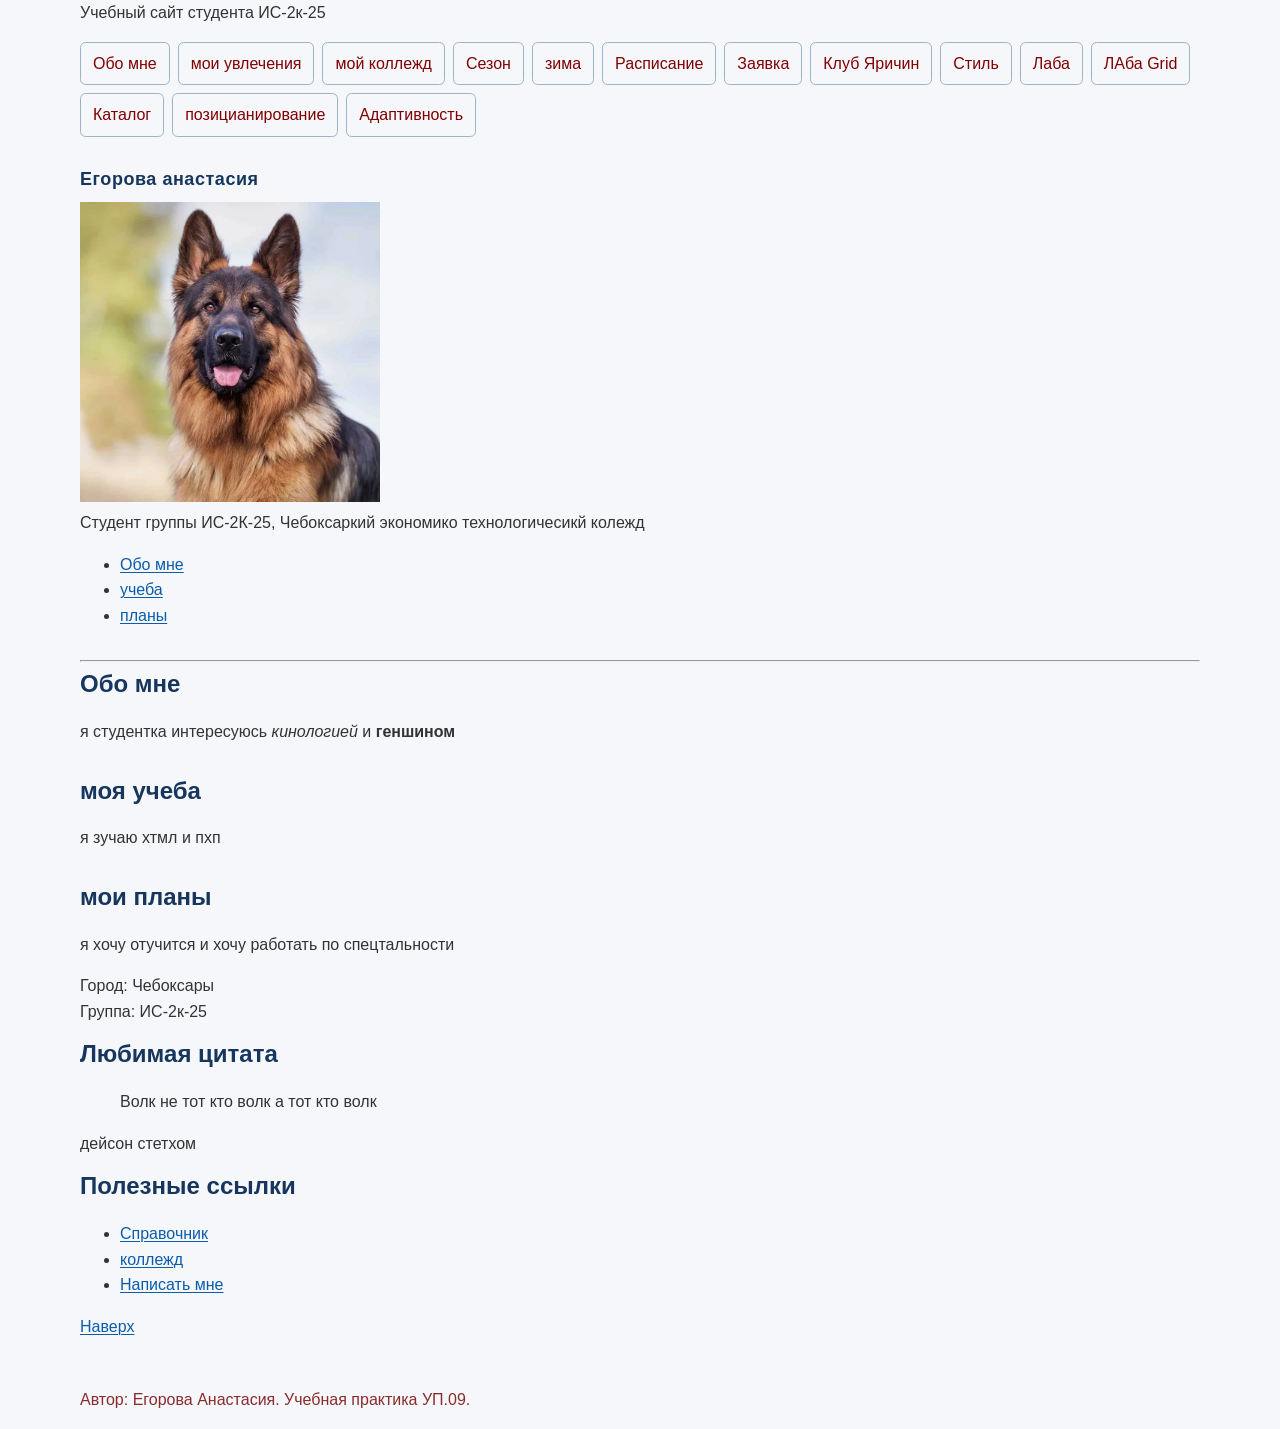
<file: about-me/index.html>
<!DOCTYPE html>
<html lang="ru">
  <head>
    <meta charset="UTF-8" />
    <meta name="viewport" content="width=device-width, initial-scale=1.0" />
    <title>Обо мне - Егорова анастасия</title>
  </head>
  <body>
    <header>
      <p>Учебный сайт студента ИС-2к-25</p>
      <nav aria-label="Главное меню" class="main-nav">
        <ul>
          <li><a href="index.html">Обо мне</a></li>
          <li><a href="hoddy.html">мои увлечения</a></li>
          <li><a href="colleg.html">мой коллежд</a></li>
          <li><a href="season.html">Сезон</a></li>
          <li><a href="samost.html">зима</a></li>
          <li><a href="schedule.html">Расписание</a></li>
          <li><a href="application.html">Заявка</a></li>
          <li><a href="club.html">Клуб Яричин</a></li>
          <li><a href="styles-chek.html">Стиль</a></li>
          <li><a href="flex-lab.html">Лаба</a></li>
          <li><a href="grid-lab.html">ЛАба Grid</a></li>
          <li><a href="catalog.html">Каталог</a></li>
          <li><a href="positiob-lab.html">позицианирование</a></li>
          <li><a href="responsive-lab.html">Адаптивность</a></li>
        </ul>
      </nav>
      <link rel="stylesheet" href="style.css">
    </header>

    <main>
      <h1 id="top" class="lead">Егорова анастасия</h1>
      <img
        src="photo/ава.webp"
        alt="Фотография: егорова анастасия"
        width="300"
      />
      <p>
        Студент группы ИС-2К-25, Чебоксаркий экономико технологичесикй колежд
      </p>
      <ul>
        <li><a href="#about">Обо мне</a></li>
        <li><a href="#study">учеба</a></li>
        <li><a href="#plans">планы</a></li>
      </ul>
      <section aria-labelledby="about">
        <hr />
        <h2 id="about">Обо мне</h2>
        <p>
          я студентка интересуюсь <em>кинологией</em> и
          <strong>геншином</strong>
        </p>
      </section>
      <section aria-labelledby="about">
        <h2 id="study">моя учеба</h2>
        <p>я зучаю хтмл и пхп</p>
      </section>

      <h2 id="plans">мои планы</h2>
      <p>я хочу отучится и хочу работать по спецтальности</p>
      <p>Город: Чебоксары<br />Группа: ИС-2к-25</p>
      <h2>Любимая цитата</h2>

      <blockquote>
        <p>Волк не тот кто волк а тот кто волк</p>
      </blockquote>
      <p>дейсон стетхом</p>
      <h2>Полезные ссылки</h2>
      <ul>
        <li>
          <a
            href="https://htmlacademy.ru/ai-frontender-first-agent?utm_source=yandex&utm_medium=cpa&utm_campaign=master_ai_front2_2611&utm_term=---autotargeting&etext=2202.9c-s4H9U09dSX18_PwckkychxpvbhJExfMt5j_cWwxRna2tmYWZkbHdnbmN0dGRh.9e3c19bdcd0c89bcad79593ec87a0ec801678f2a&yclid=399702671406399487"
            target="_blank"
            >Справочник</a
          >
        </li>
        <li>
          <a
            href="https://chetk.info/studentam/raspisaniya/?ysclid=mwvsa35b4y417512192"
            target="_blank"
            >коллежд</a
          >
        </li>
        <li><a href="temiko.udzumaki1010@gmail.com">Написать мне</a></li>
      </ul>
      <p><a href="#top">Наверх</a></p>
    </main>

    <footer class="page-footer">
      <p>Автор: Егорова Анастасия. Учебная практика УП.09.</p>
    </footer>
  </body>
</html>
</file>
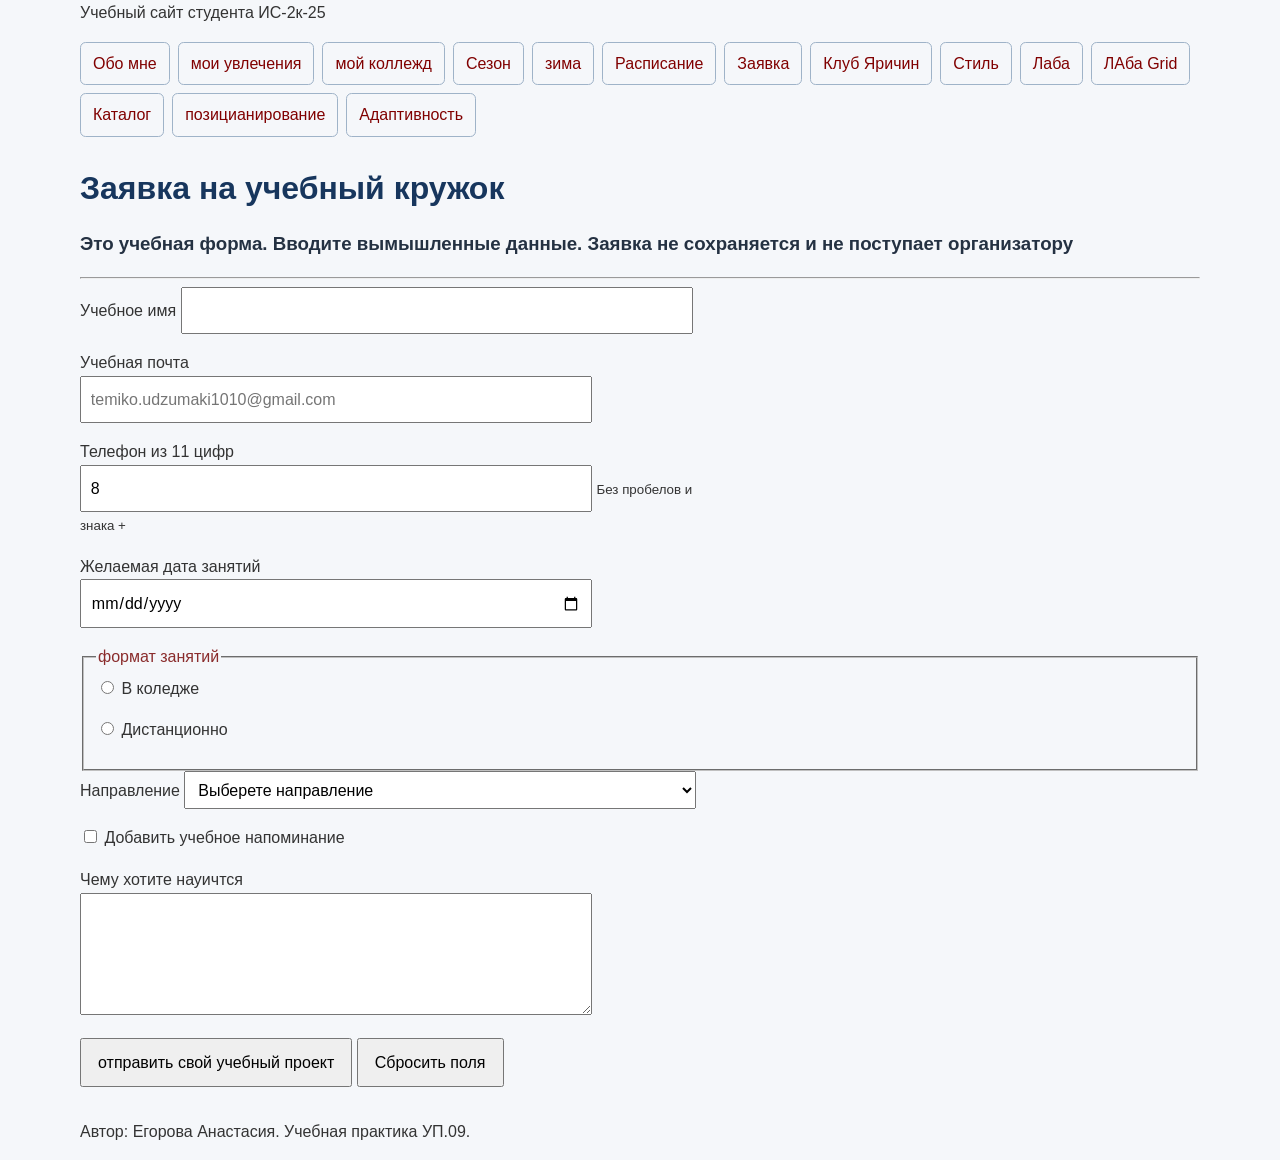
<file: about-me/application.html>
<!DOCTYPE html>
<html lang="ru">
  <head>
    <meta charset="UTF-8" />
    <meta name="viewport" content="width=device-width, initial-scale=1.0" />
    <title>Заявка на учебный кружок Егорова Анастасия</title>
  </head>
  <body>
    <header>
      <p>Учебный сайт студента ИС-2к-25</p>
      <nav aria-label="Главное меню" class="main-nav">
        <ul>
          <li><a href="index.html">Обо мне</a></li>
          <li><a href="hoddy.html">мои увлечения</a></li>
          <li><a href="colleg.html">мой коллежд</a></li>
          <li><a href="season.html">Сезон</a></li>
          <li><a href="samost.html">зима</a></li>
          <li><a href="schedule.html">Расписание</a></li>
          <li><a href="application.html">Заявка</a></li>
          <li><a href="club.html">Клуб Яричин</a></li>
          <li><a href="styles-chek.html">Стиль</a></li>
          <li><a href="flex-lab.html">Лаба</a></li>
          <li><a href="grid-lab.html">ЛАба Grid</a></li>
          <li><a href="catalog.html">Каталог</a></li>
          <li><a href="positiob-lab.html">позицианирование</a></li>
          <li><a href="responsive-lab.html">Адаптивность</a></li>
        </ul>
      </nav>
      <link rel="stylesheet" href="style.css">
    </header>

    <main>
      <h1>Заявка на учебный кружок</h1>
      <h3>
        Это учебная форма. Вводите вымышленные данные. Заявка не сохраняется и
        не поступает организатору
      </h3>
      <hr />
      <form action="application.html" method="get">
        <p>
          <label for="student">Учебное имя</label>
          <input
            id="student"
            name="student"
            type="text"
            minlength="2"
            required
          />
        </p>

        <p>
          <label for="email">Учебная почта</label>
          <input
            id="email"
            name="email"
            type="email"
            placeholder="temiko.udzumaki1010@gmail.com"
            required
          />
        </p>

        <p>
          <label for="phone">Телефон из 11 цифр</label>
          <input
            id="phone"
            name="phone"
            type="tel"
            pattern="[0-9]{11}"
            maxlength="11"
            value="8"
            required
            aria-describedby="phone-help"
          />
          <small id="phone-help">Без пробелов и знака +</small>
        </p>

        <p>
          <label for="date">Желаемая дата занятий</label>
          <input id="date" name="date" type="date" required />
        </p>

        <fieldset>
          <legend>формат занятий</legend>
          <p>
            <input
              id="offline"
              type="radio"
              name="format"
              value="offline"
              required
            />
            <label for="offline">В коледже</label>
          </p>

          <p>
            <input
              id="online"
              type="radio"
              name="format"
              value="online"
              required
            />
            <label for="online">Дистанционно</label>
          </p>
        </fieldset>
        <p>
          <label for="topic">Направление</label>
          <select id="topic" name="topic" required>
            <option value="">Выберете направление</option>
            <option value="HTML">HTML</option>
            <option value="Git">Git</option>
            <option value="PHP">PHP</option>
          </select>
        </p>

        <p>
          <input id="reminder" name="reminder" type="checkbox" value="yes" />
          <label for="reminder">Добавить учебное напоминание</label>
        </p>

        <p>
          <label for="comment">Чему хотите науичтся</label>
          <textarea
            id="comment"
            name="comment"
            rows="4"
            maxlength="300"
            required
          ></textarea>
        </p>
        <button type="submit">отправить свой учебный проект</button>
        <button type="reset">Сбросить поля</button>
      </form>
    </main>

    <footer>
      <p>Автор: Егорова Анастасия. Учебная практика УП.09.</p>
    </footer>
  </body>
</html>
</file>
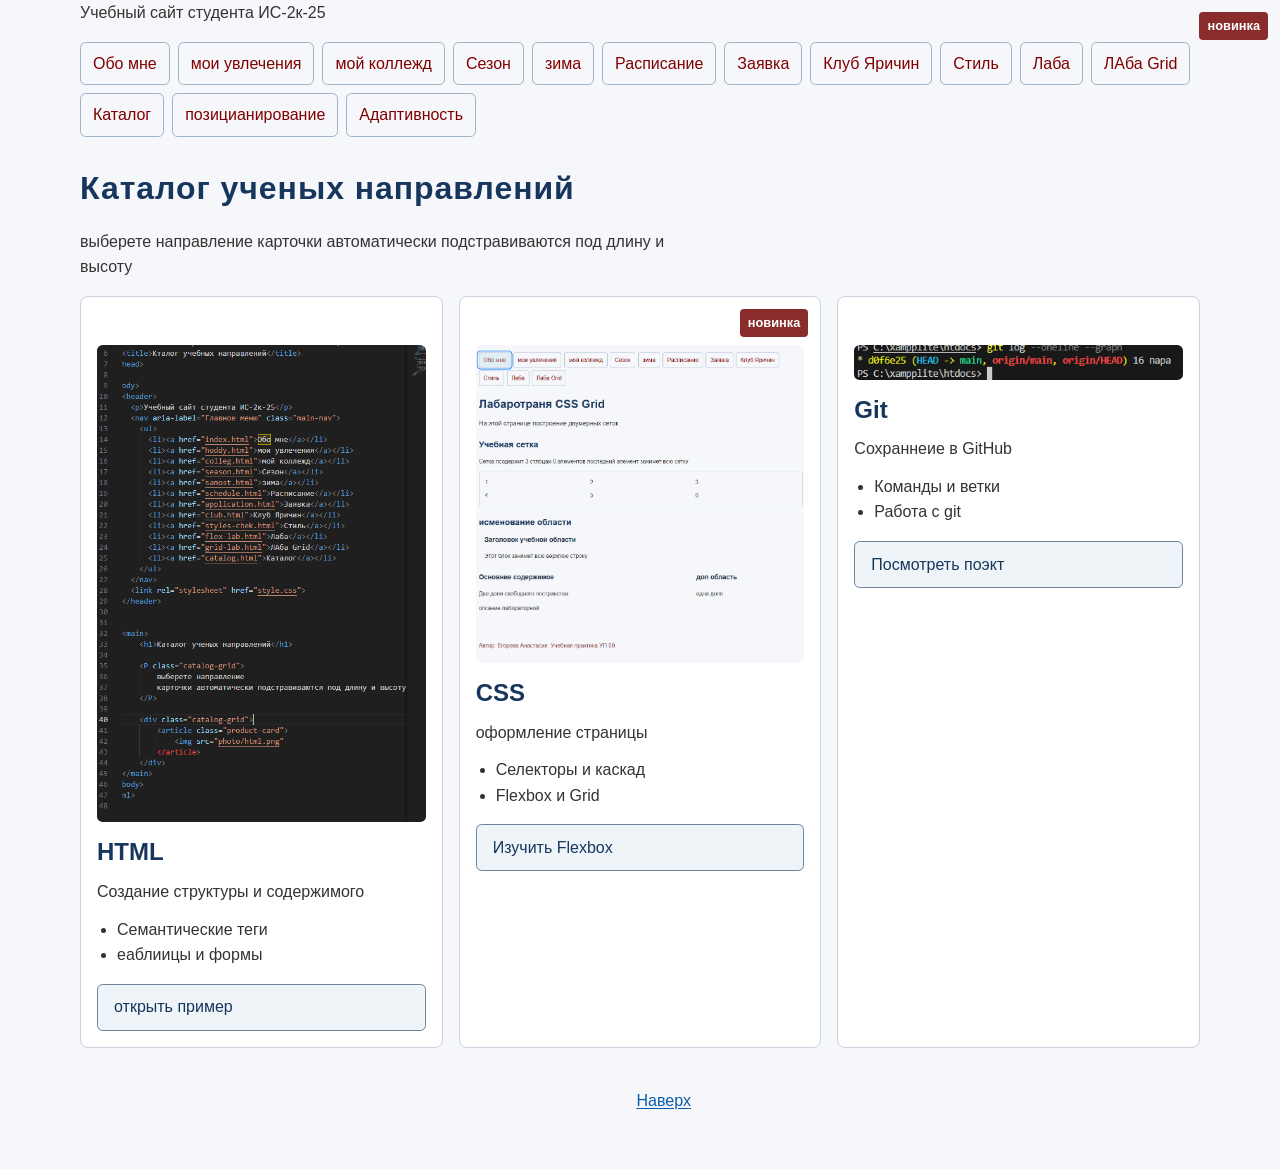
<file: about-me/catalog.html>
<!DOCTYPE html>
<html lang="ru">
  <head>
    <meta charset="UTF-8" />
    <meta name="viewport" content="width=device-width, initial-scale=1.0" />
    <title>Кталог учебных направлений</title>
  </head>

  <body>
    <header>
      <p>Учебный сайт студента ИС-2к-25</p>
      <nav aria-label="Главное меню" class="main-nav">
        <ul>
          <li><a href="index.html">Обо мне</a></li>
          <li><a href="hoddy.html">мои увлечения</a></li>
          <li><a href="colleg.html">мой коллежд</a></li>
          <li><a href="season.html">Сезон</a></li>
          <li><a href="samost.html">зима</a></li>
          <li><a href="schedule.html">Расписание</a></li>
          <li><a href="application.html">Заявка</a></li>
          <li><a href="club.html">Клуб Яричин</a></li>
          <li><a href="styles-chek.html">Стиль</a></li>
          <li><a href="flex-lab.html">Лаба</a></li>
          <li><a href="grid-lab.html">ЛАба Grid</a></li>
          <li><a href="catalog.html">Каталог</a></li>
          <li><a href="positiob-lab.html">позицианирование</a></li>
          <li><a href="responsive-lab.html">Адаптивность</a></li>

        </ul>
      </nav>
      <link rel="stylesheet" href="style.css">
    </header>


    <main>
        <h1 id="top">Каталог ученых направлений</h1>

        <P class="catalog-grid">
            выберете направление
            карточки автоматически подстравиваются под длину и высоту
        </P>

        <div class="catalog-grid">
            <span class="card-badge">новинка</span>
            <article class="product-card">
                <img src="photo/html.PNG" alt="HTML-когд на экрае редактора">
                <h2>HTML</h2>

                <p>
                    Создание структуры и содержимого
                </p>

                <ul>
                    <li>Семантические теги</li>
                    <li>еаблиицы и формы</li>
                </ul>

                <a class="button-link" href="index.html">
                    открыть пример
                </a>
            </article>

            <article class="product-card">
                <span class="card-badge">новинка</span>
                <img src="photo/css.PNG" alt="пимер CSS">

                <h2>CSS</h2>

                <p>
                    оформление страницы
                </p>

                <ul>
                    <li>Селекторы и каскад</li>
                    <li>Flexbox и Grid</li>
                </ul>

                <a class="button-link" href="flex-lab.html">Изучить Flexbox</a>
            </article>

            <article class="product-card">
                <img src="photo/git.PNG" alt="История Git">

                <h2>Git</h2>

                <p>
                    Сохраннеие в GitHub
                </p>

                <ul>
                    <li>Команды и ветки</li>
                    <li>Работа с git</li>
                </ul>

                <a class="button-link" href="index.html">Посмотреть поэкт</a>
            </article>

        </div>

        <p class="back-to-top"> 
            <a href="#top">Наверх</a> 
          </p> 

        
    </main>
  </body>   
</html>
</file>
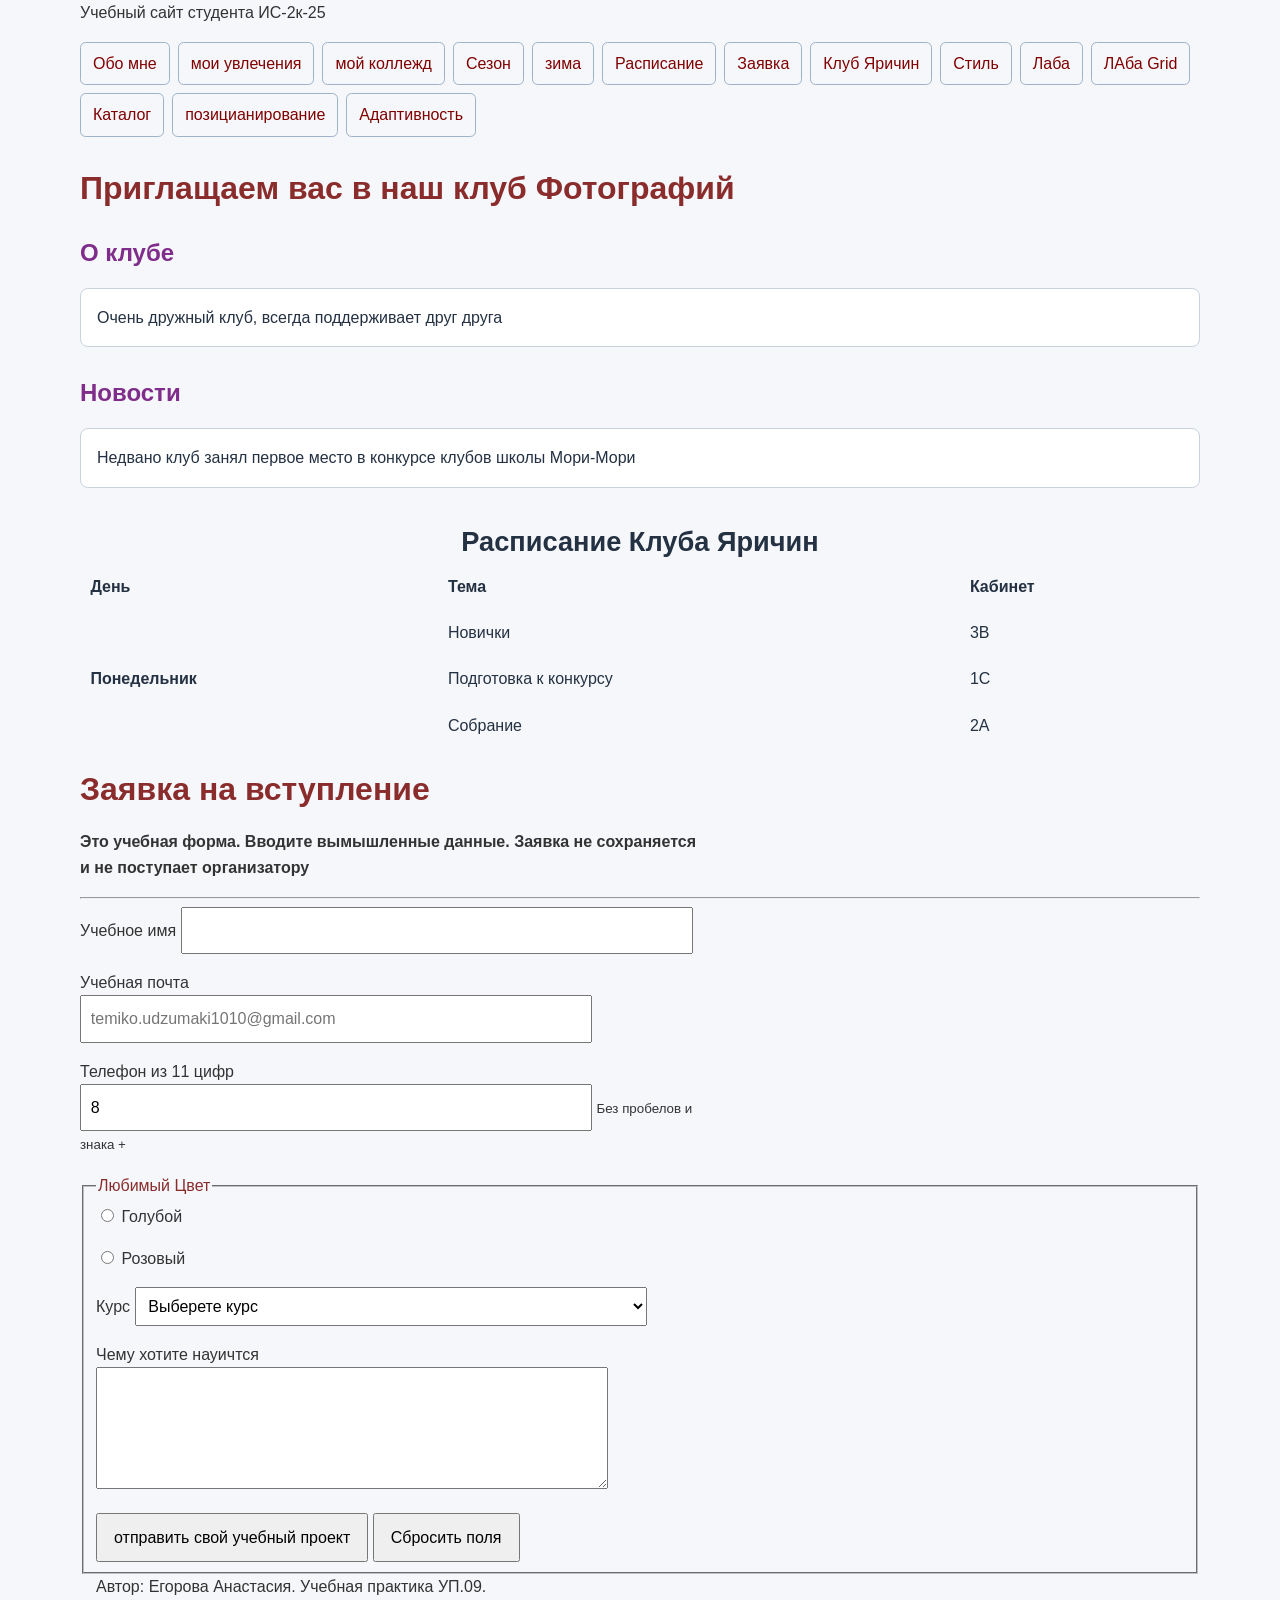
<file: about-me/club.html>
<!DOCTYPE html>
<html lang="ru">
  <head>
    <meta charset="UTF-8" />
    <meta name="viewport" content="width=device-width, initial-scale=1.0" />
    <title>Клуб Яричин</title>
  </head>
  <body>
    <header>
      <p>Учебный сайт студента ИС-2к-25</p>
      <nav aria-label="Главное меню" class="main-nav">
        <ul>
          <li><a href="index.html">Обо мне</a></li>
          <li><a href="hoddy.html">мои увлечения</a></li>
          <li><a href="colleg.html">мой коллежд</a></li>
          <li><a href="season.html">Сезон</a></li>
          <li><a href="samost.html">зима</a></li>
          <li><a href="schedule.html">Расписание</a></li>
          <li><a href="application.html">Заявка</a></li>
          <li><a href="club.html">Клуб Яричин</a></li>
          <li><a href="styles-chek.html">Стиль</a></li>
          <li><a href="flex-lab.html">Лаба</a></li>
          <li><a href="grid-lab.html">ЛАба Grid</a></li>
          <li><a href="catalog.html">Каталог</a></li>
          <li><a href="positiob-lab.html">позицианирование</a></li>
          <li><a href="responsive-lab.html">Адаптивность</a></li>

        </ul>
      </nav>
      <link rel="stylesheet" href="style.css">
    </header>

    <main>
      <h1 class="text1">Приглащаем вас в наш клуб Фотографий</h1>

      <section aria-labelledby="about">
        <h2 class="text2">О клубе</h2>
        <article class="card">Очень дружный клуб, всегда поддерживает друг друга</article>
      </section>

      <section aria-labelledby="about">
        <h2 class="text2">Новости</h2>
        <article class="card">Недвано клуб занял первое место в конкурсе клубов школы Мори-Мори</article>
      </section>

      <table>
        <caption>
          <strong>Расписание Клуба Яричин</strong>
        </caption>
        <thead>
          <tr>
            <th scope="col">День</th>
            <th scope="col">Тема</th>
            <th scope="col">Кабинет</th>
          </tr>
        </thead>

        <tbody>
          <tr>
            <th rowspan="3" scope="rowgroup">Понедельник</th>
            <td>Новички</td>
            <td>3В</td>
          </tr>
          <tr>
            <td>Подготовка к конкурсу</td>
            <td>1С</td>
          </tr>
          <tr>
            <td>Собрание</td>
            <td>2А</td>
          </tr>
        </tbody>
        <tr>
          <th colspan="3" scope="row"></th>
        </tr>
      </table>

      <h1 class="text1">Заявка на вступление</h1>

      <p>
        <strong>
          Это учебная форма. Вводите вымышленные данные. Заявка не сохраняется и
          не поступает организатору
        </strong>
      </p>
      <hr />
      <form action="club.html" method="get">
        <p>
          <label for="student">Учебное имя</label>
          <input
            id="student"
            name="student"
            type="text"
            minlength="2"
            maxlength="20"
            required
          />
        </p>

        <p>
          <label for="email">Учебная почта</label>
          <input
            id="email"
            name="email"
            type="email"
            placeholder="temiko.udzumaki1010@gmail.com"
            required
          />
        </p>

        <p>
          <label for="phone">Телефон из 11 цифр</label>
          <input
            id="phone"
            name="phone"
            type="tel"
            maxlength="11"
            value="8"
            pattern="[0-9]{11}"
            required
            aria-describedby="phone-help"
          />
          <small id="phone-help">Без пробелов и знака +</small>
        </p>

        <fieldset>
                <legend>Любимый Цвет</legend>
                <p>
                  <input
                    id="offline"
                    type="radio"
                    name="format"
                    value="offline"
                    required
                  />
                  <label for="offline">Голубой</label>
                </p>
      
                <p>
                  <input
                    id="online"
                    type="radio"
                    name="format"
                    value="online"
                    required
                  />
                  <label for="online">Розовый</label>
                </p>
          <p>
            <label for="topic">Курс</label>
            <select id="topic" name="topic" required>
              <option value="">Выберете курс</option>
              <option value="1 курс">1 курс</option>
              <option value="2 курс">2 курс</option>
              <option value="3 курс">3 курс</option>
            </select>
          </p>

          <p>
            <label for="comment">Чему хотите науичтся</label>
            <textarea
              id="comment"
              name="comment"
              rows="4"
              maxlength="300"
              required
            ></textarea>
          </p>
          <button type="submit">отправить свой учебный проект</button>
          <button type="reset">Сбросить поля</button>
        </fieldset>
      </form>

      <footer>
        <p>Автор: Егорова Анастасия. Учебная практика УП.09.</p>
      </footer>
    </main>
  </body>
</html>
</file>
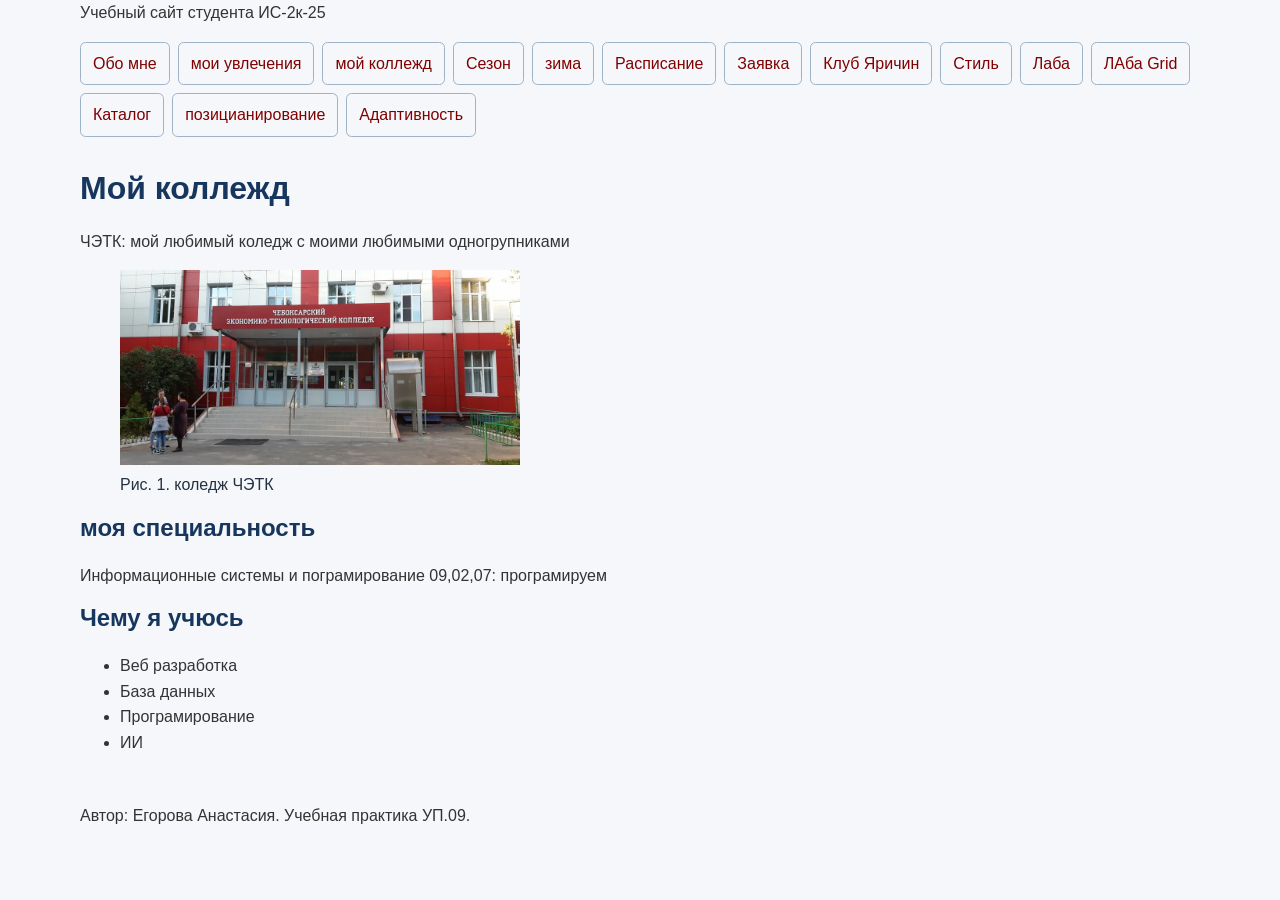
<file: about-me/colleg.html>
<!DOCTYPE html>
<html lang="ru">
  <head>
    <meta charset="UTF-8" />
    <meta name="viewport" content="width=device-width, initial-scale=1.0" />
    <title>Мой коллежд - Егорова анастасия</title>
  </head>
  <body>
    <header>
      <p>Учебный сайт студента ИС-2к-25</p>
      <nav aria-label="Главное меню" class="main-nav">
        <ul>
          <li><a href="index.html">Обо мне</a></li>
          <li><a href="hoddy.html">мои увлечения</a></li>
          <li><a href="colleg.html">мой коллежд</a></li>
          <li><a href="season.html">Сезон</a></li>
          <li><a href="samost.html">зима</a></li>
          <li><a href="schedule.html">Расписание</a></li>
          <li><a href="application.html">Заявка</a></li>
          <li><a href="club.html">Клуб Яричин</a></li>
          <li><a href="styles-chek.html">Стиль</a></li>
          <li><a href="flex-lab.html">Лаба</a></li>
          <li><a href="grid-lab.html">ЛАба Grid</a></li>
          <li><a href="catalog.html">Каталог</a></li>
          <li><a href="positiob-lab.html">позицианирование</a></li>
          <li><a href="responsive-lab.html">Адаптивность</a></li>

        </ul>
      </nav>
      <link rel="stylesheet" href="style.css">
    </header>

    <main>
      <h1>Мой коллежд</h1>
      <p>ЧЭТК: мой любимый коледж с моими любимыми одногрупниками</p>

      <figure>
        <img src="photo/i.webp" alt="мой любимый коледж" width="400" />
        <figcaption>Рис. 1. коледж ЧЭТК</figcaption>
      </figure>

      <h2>моя специальность</h2>
      <p>Информационные системы и пограмирование 09,02,07: програмируем</p>

      <h2>Чему я учюсь</h2>
      <ul>
        <li>Веб разработка</li>
        <li>База данных</li>
        <li>Програмирование</li>
        <li>ИИ</li>
      </ul>
    </main>

    <footer>
      <p>Автор: Егорова Анастасия. Учебная практика УП.09.</p>
    </footer>
  </body>
</html>
</file>
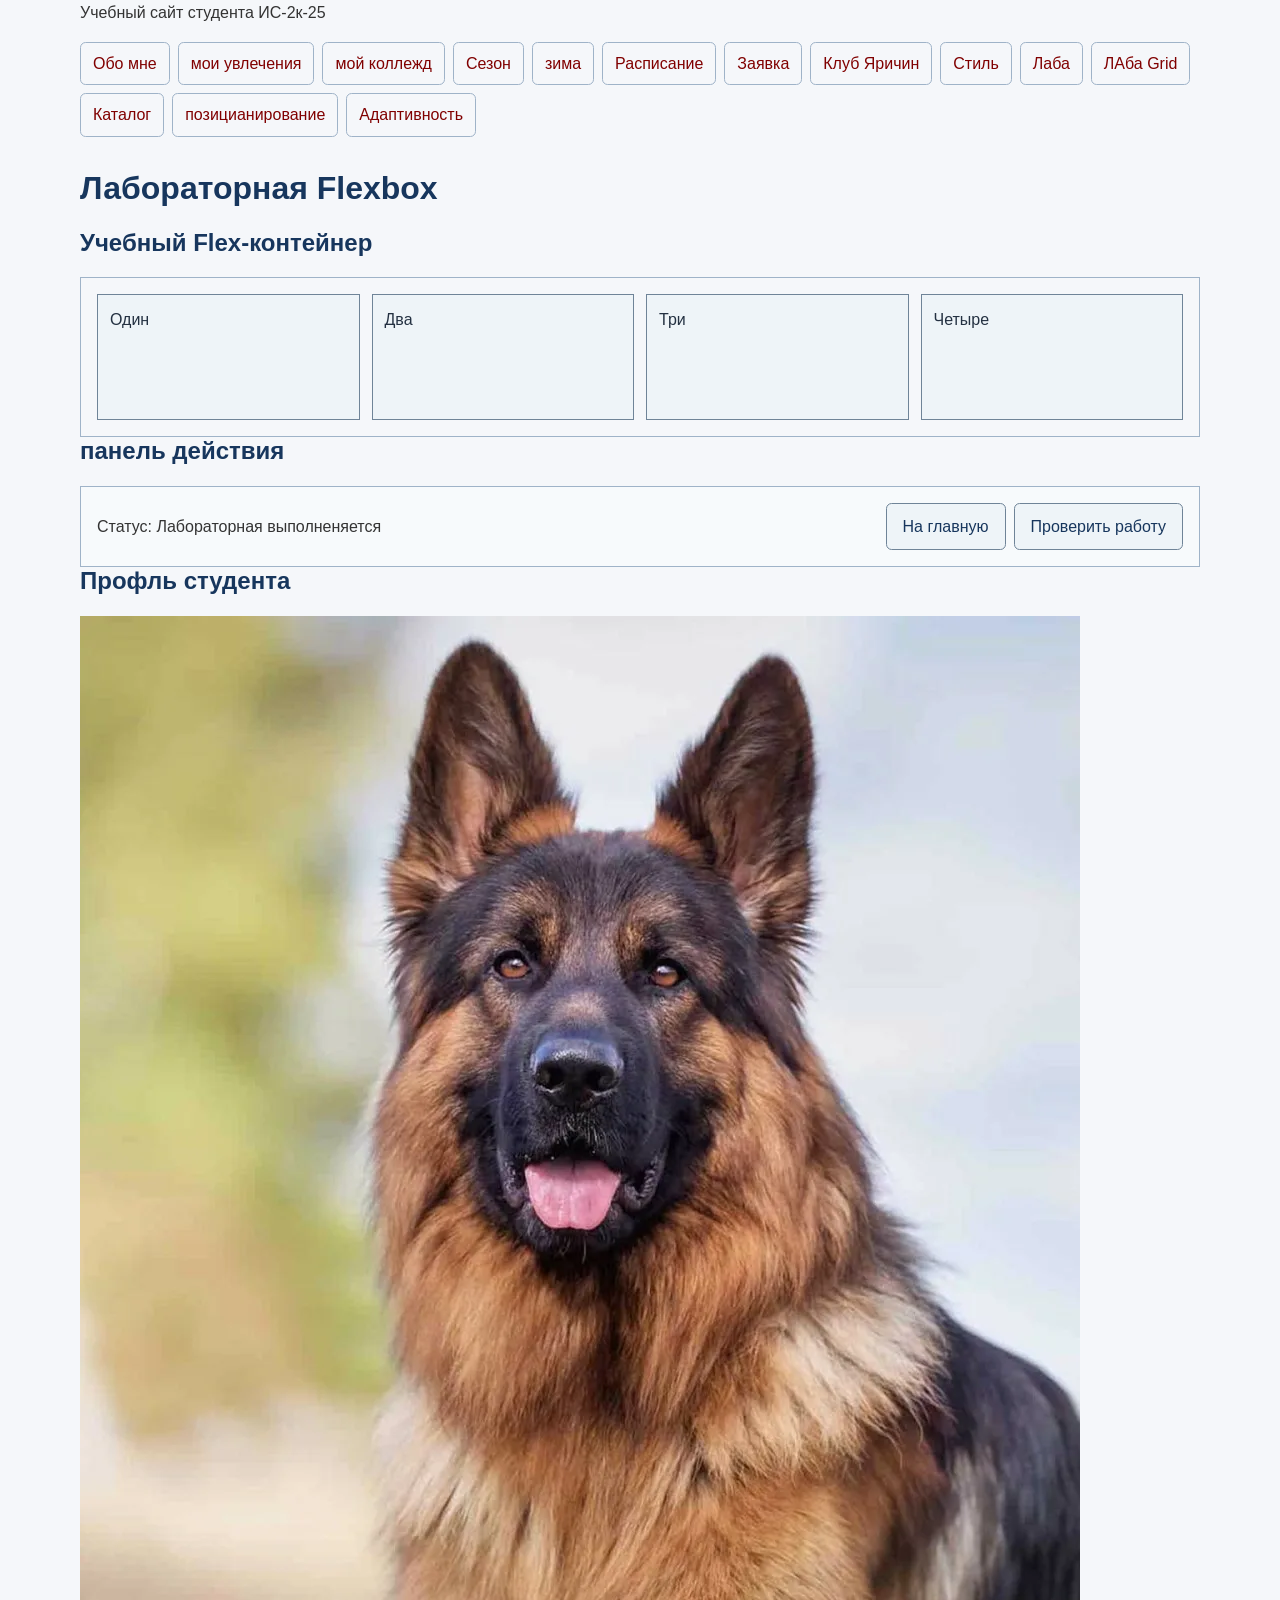
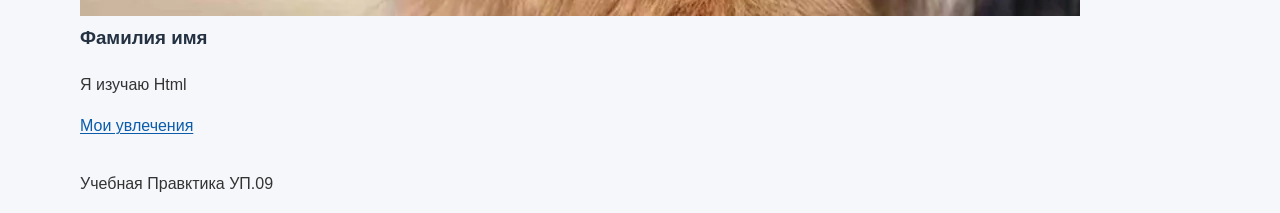
<file: about-me/flex-lab.html>
<!DOCTYPE html>
<html lang="ru">
<head>
    <meta charset="UTF-8">
    <meta name="viewport" content="width=device-width, initial-scale=1.0">
    <title>Лабораторкня</title>
</head>
<body>
    <header>
        <p>Учебный сайт студента ИС-2к-25</p>
        <nav aria-label="Главное меню" class="main-nav">
          <ul>
            <li><a href="index.html">Обо мне</a></li>
            <li><a href="hoddy.html">мои увлечения</a></li>
            <li><a href="colleg.html">мой коллежд</a></li>
            <li><a href="season.html">Сезон</a></li>
            <li><a href="samost.html">зима</a></li>
            <li><a href="schedule.html">Расписание</a></li>
            <li><a href="application.html">Заявка</a></li>
            <li><a href="club.html">Клуб Яричин</a></li>
            <li><a href="styles-chek.html">Стиль</a></li>
            <li><a href="flex-lab.html">Лаба</a></li>
            <li><a href="grid-lab.html">ЛАба Grid</a></li>
            <li><a href="catalog.html">Каталог</a></li>
            <li><a href="positiob-lab.html">позицианирование</a></li>
            <li><a href="responsive-lab.html">Адаптивность</a></li>

          </ul>
        </nav>
        <link rel="stylesheet" href="style.css">
      </header>


    <main>
        <h1> Лабораторная Flexbox</h1>

        <selection>
            <h2>Учебный Flex-контейнер</h2>

            <div class="flex-demo">
                <div class="flex-item">Один</div>
                <div class="flex-item">Два</div>
                <div class="flex-item">Три</div>
                <div class="flex-item">Четыре</div>
            </div>
        </selection>

        <selection>
            <h2>панель действия</h2>

            <div class="actions">
                <p class="actions-status">Статус: Лабораторная выполненяется</p>

                <div class="actions-buttons">
                    <a href="index.html" class="button-link">На главную</a>
                    <button type="button">Проверить работу</button>
                </div>
            </div>
        </selection>

        <selection>
            <h2>Профль студента</h2>

            <div class="proflie-row">
                <img class="proflie-avatar" src="photo/ава.webp" alt="Аватар студента">

                <div class="proflie-text">
                    <h3>Фамилия имя</h3>

                    <p>
                        Я изучаю Html
                    </p>
                </div>

                <a class="proflie-link" href="hoddy.html"> Мои увлечения</a>
            </div>
        </selection>
    </main>

    <footer>
        <p>Учебная Правктика УП.09</p>
    </footer>
</body>
</html>
</file>
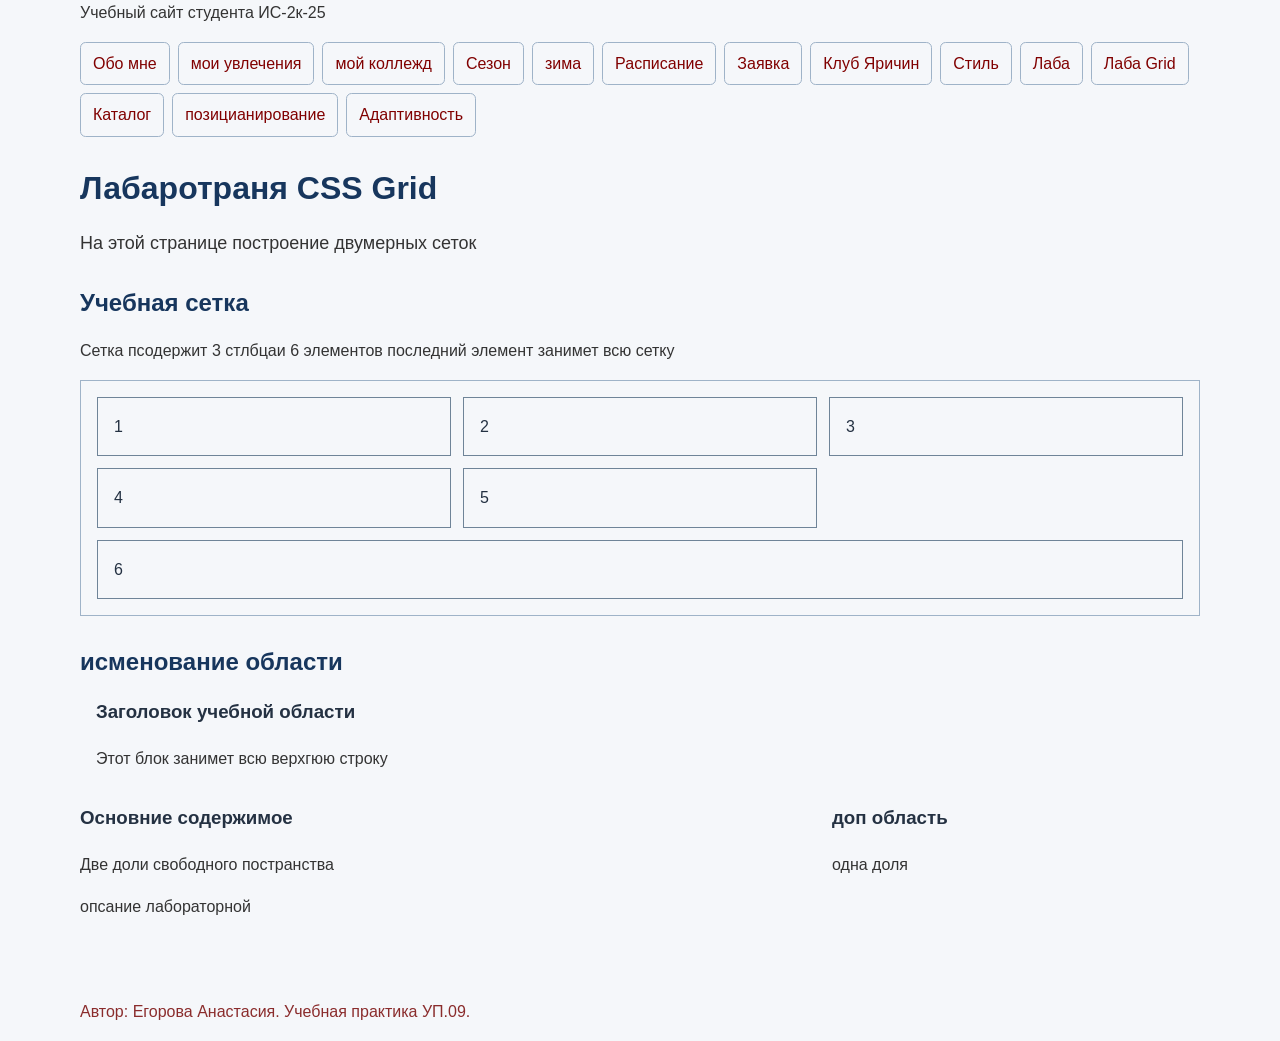
<file: about-me/grid-lab.html>
<!DOCTYPE html>
<html lang="reu">
<head>
    <meta charset="UTF-8">
    <meta name="viewport" content="width=device-width, initial-scale=1.0">
    <title>Лабаротраня CSS Grid</title>
    <link rel="stylesheet" href="style.css">
</head>
<body>
    <header>
        <p>Учебный сайт студента ИС-2к-25</p>
        <nav aria-label="Главное меню" class="main-nav">
          <ul>
            <li><a href="index.html">Обо мне</a></li>
            <li><a href="hoddy.html">мои увлечения</a></li>
            <li><a href="colleg.html">мой коллежд</a></li>
            <li><a href="season.html">Сезон</a></li>
            <li><a href="samost.html">зима</a></li>
            <li><a href="schedule.html">Расписание</a></li>
            <li><a href="application.html">Заявка</a></li>
            <li><a href="club.html">Клуб Яричин</a></li>
            <li><a href="styles-chek.html">Стиль</a></li>
            <li><a href="flex-lab.html">Лаба</a></li>
            <li><a href="grid-lab.html">Лаба Grid</a></li>
            <li><a href="catalog.html">Каталог</a></li>
            <li><a href="positiob-lab.html">позицианирование</a></li>
            <li><a href="responsive-lab.html">Адаптивность</a></li>

          </ul>
        </nav>
      </header>

      <main>
        <h1>Лабаротраня CSS Grid</h1>

        <p class="lead">
            На этой странице построение двумерных сеток
        </p>

        <section>
            <h2> Учебная сетка</h2>
            <p>
                Сетка псодержит 3 стлбцаи 6 элементов
                последний элемент занимет всю сетку
            </p>

            <div class="grid-demo">
                <div class="grid-item">1</div>
                <div class="grid-item">2</div>
                <div class="grid-item">3</div>
                <div class="grid-item">4</div>
                <div class="grid-item">5</div>
                <div class="grid-item grid-item-total">6</div>
            </div>
        </section>

        <section>
            <h2>исменование области</h2>

            <div class="area-demo">
                <header class="area-head">
                    <h3>Заголовок учебной области</h3>

                    <p>
                        Этот блок занимет всю верхгюю строку
                    </p>
                </header>

                <div class="area-main">
                    <h3>Основние содержимое</h3>

                    <p>
                        Две доли свободного постранства
                    </p>

                    <p>
                        опсание лабораторной
                    </p>
                </div>

                    <aside  class="area-side">
                        <h3>доп область</h3>
                        <p>
                            одна доля
                        </p>
                    </aside>
                </div> 
        </section>
      </main>

      <footer class="page-footer">
        <p>Автор: Егорова Анастасия. Учебная практика УП.09.</p>
      </footer>
</body>
</html>
</file>
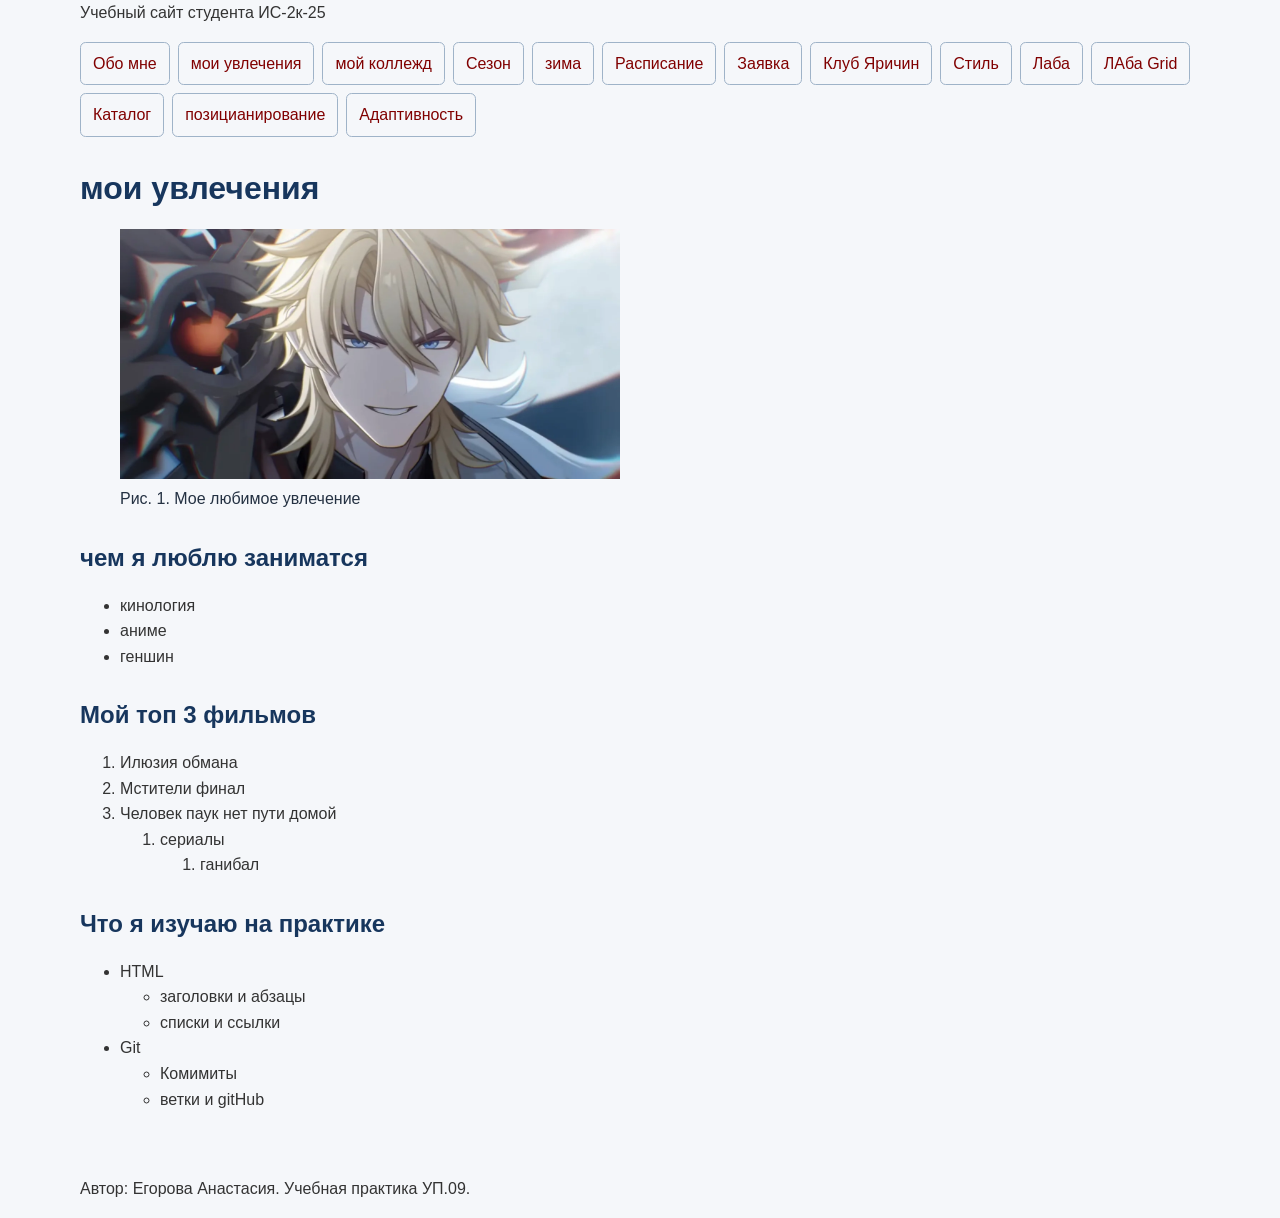
<file: about-me/hoddy.html>
<!DOCTYPE html>
<html lang="ru">
  <head>
    <meta charset="UTF-8" />
    <meta name="viewport" content="width=device-width, initial-scale=1.0" />
    <title>Мои увличения - Егорова анастасия</title>
  </head>
  <body>
    <header>
      <p>Учебный сайт студента ИС-2к-25</p>
      <nav aria-label="Главное меню" class="main-nav">
        <ul>
          <li><a href="index.html">Обо мне</a></li>
          <li><a href="hoddy.html">мои увлечения</a></li>
          <li><a href="colleg.html">мой коллежд</a></li>
          <li><a href="season.html">Сезон</a></li>
          <li><a href="samost.html">зима</a></li>
          <li><a href="schedule.html">Расписание</a></li>
          <li><a href="application.html">Заявка</a></li>
          <li><a href="club.html">Клуб Яричин</a></li>
          <li><a href="styles-chek.html">Стиль</a></li>
          <li><a href="flex-lab.html">Лаба</a></li>
          <li><a href="grid-lab.html">ЛАба Grid</a></li>
          <li><a href="catalog.html">Каталог</a></li>
          <li><a href="positiob-lab.html">позицианирование</a></li>
          <li><a href="responsive-lab.html">Адаптивность</a></li>

        </ul>
      </nav>
      <link rel="stylesheet" href="style.css">
    </header>

    <main>
      <h1>мои увлечения</h1>
      <figure>
        <img src="photo/генш.webp" alt="Мой любимый герой" width="500" />
        <figcaption>Рис. 1. Мое любимое увлечение</figcaption>
      </figure>

      <section aria-labelledby="about">
        <h2>чем я люблю заниматся</h2>
        <ul>
          <li>кинология</li>
          <li>аниме</li>
          <li>геншин</li>
        </ul>
      </section>

      <section aria-labelledby="about">
        <h2>Мой топ 3 фильмов</h2>
        <ol>
          <li>Илюзия обмана</li>
          <li>Мстители финал</li>
          <li>Человек паук нет пути домой</li>
          <ol>
            <li>сериалы</li>
            <ol>
              <li>ганибал</li>
            </ol>
          </ol>
        </ol>
      </section>

      <section aria-labelledby="about">
        <h2>Что я изучаю на практике</h2>
        <ul>
          <li>
            HTML
            <ul>
              <li>заголовки и абзацы</li>
              <li>списки и ссылки</li>
            </ul>
          </li>
          <li>
            Git
            <ul>
              <li>Комимиты</li>
              <li>ветки и gitHub</li>
            </ul>
          </li>
        </ul>
      </section>
    </main>

    <footer>
      <p>Автор: Егорова Анастасия. Учебная практика УП.09.</p>
    </footer>
  </body>
</html>
</file>
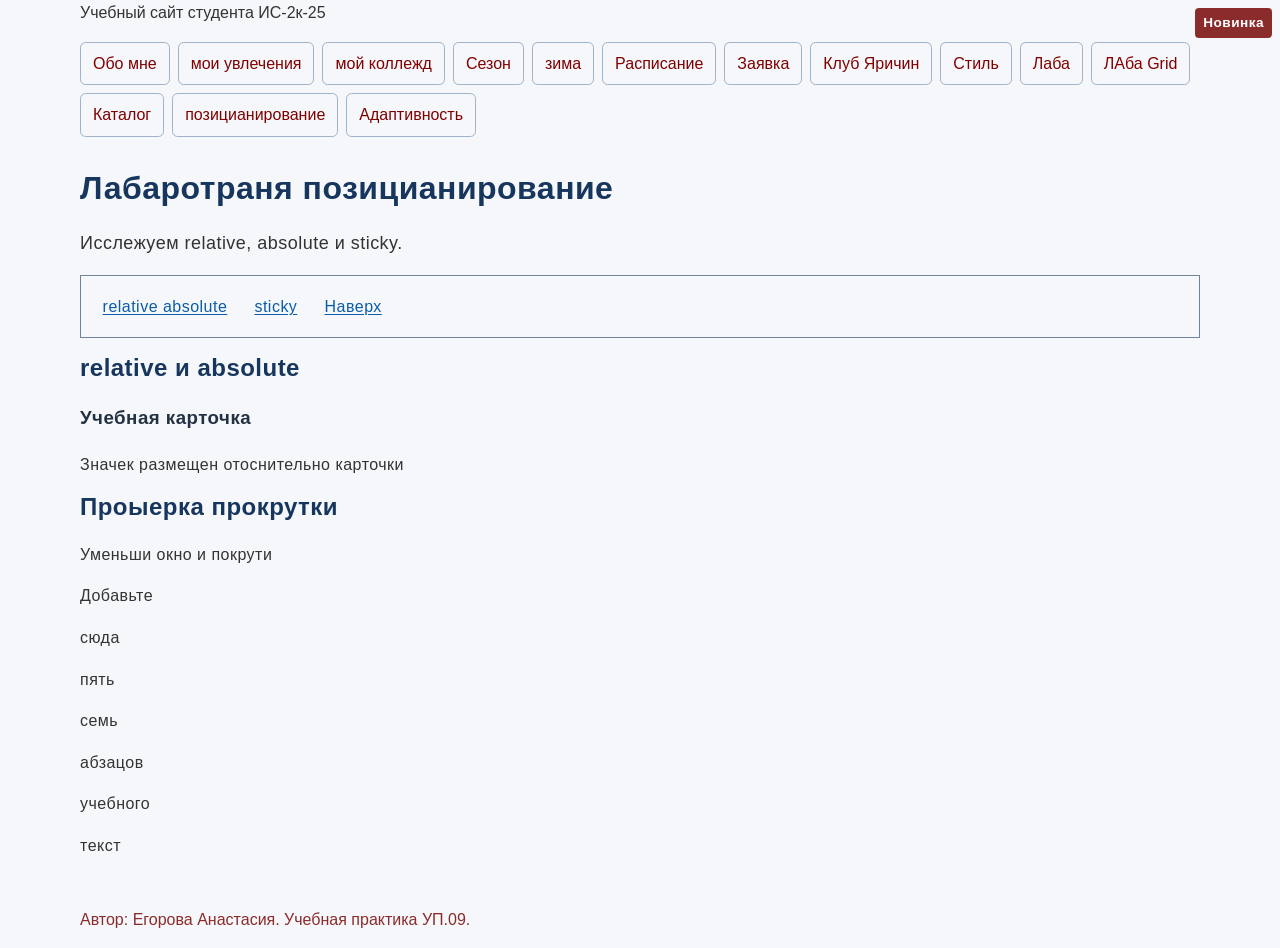
<file: about-me/positiob-lab.html>
<!DOCTYPE html>
<html lang="ru">
  <head>
    <meta charset="UTF-8" />
    <meta name="viewport" content="width=device-width, initial-scale=1.0" />
    <title>Обо мне - Егорова анастасия</title>
  </head>
  <body>
    <header>
      <p>Учебный сайт студента ИС-2к-25</p>
      <nav aria-label="Главное меню" class="main-nav">
        <ul>
          <li><a href="index.html">Обо мне</a></li>
          <li><a href="hoddy.html">мои увлечения</a></li>
          <li><a href="colleg.html">мой коллежд</a></li>
          <li><a href="season.html">Сезон</a></li>
          <li><a href="samost.html">зима</a></li>
          <li><a href="schedule.html">Расписание</a></li>
          <li><a href="application.html">Заявка</a></li>
          <li><a href="club.html">Клуб Яричин</a></li>
          <li><a href="styles-chek.html">Стиль</a></li>
          <li><a href="flex-lab.html">Лаба</a></li>
          <li><a href="grid-lab.html">ЛАба Grid</a></li>
          <li><a href="catalog.html">Каталог</a></li>
          <li><a href="positiob-lab.html">позицианирование</a></li>
          <li><a href="responsive-lab.html">Адаптивность</a></li>
        </ul>
      </nav>
      <link rel="stylesheet" href="style.css">
    </header>

    <main id="top">
        <h1>Лабаротраня позицианирование</h1>
        <p class="lead">Исслежуем relative, absolute и sticky.</p>

        <nav class="page-tools" aria-label="Навигация">
            <a href="#relative-demo">relative absolute</a>
            <a href="#sticky-demo">sticky</a>
            <a href="#top">Наверх</a>
        </nav>

        <selection id="relative-demo">
            <h2>relative и absolute</h2>
            <div class="positiob-box">
                <span class="badge">Новинка</span>
                <h3>Учебная карточка</h3>
                <p> Значек размещен отоснительно карточки</p>
            </div>
        </selection>

        <selection id="sticky-demo" class="long-text">
            <h2>Проыерка прокрутки</h2>
            <p> Уменьши окно и покрути</p>
            <p>Добавьте</p>
            <p>сюда</p>
            <p>пять</p>
            <p>семь</p>
            <p>абзацов</p>
            <p>учебного</p>
            <p>текст</p>
        </selection>
    </main>

    <footer class="page-footer">
        <p>Автор: Егорова Анастасия. Учебная практика УП.09.</p>
    </footer>

  </body>
</html>
</file>
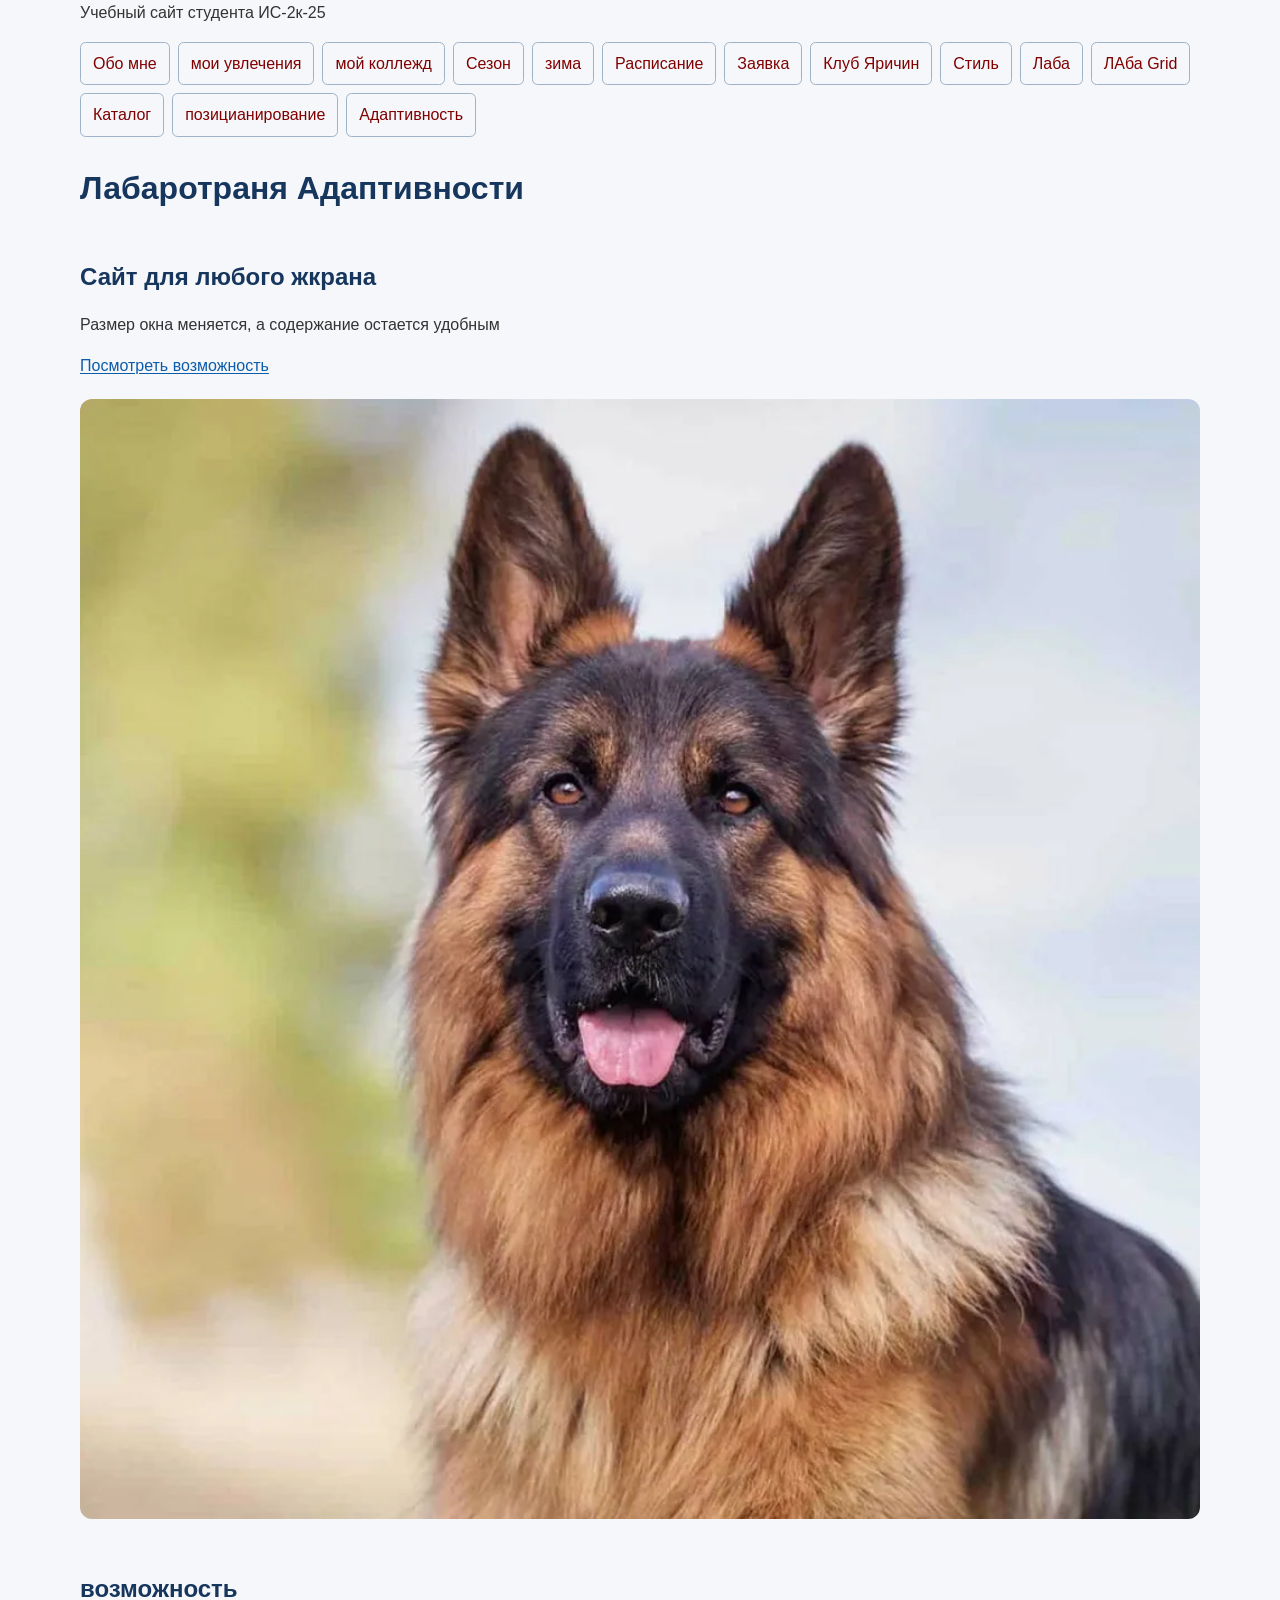
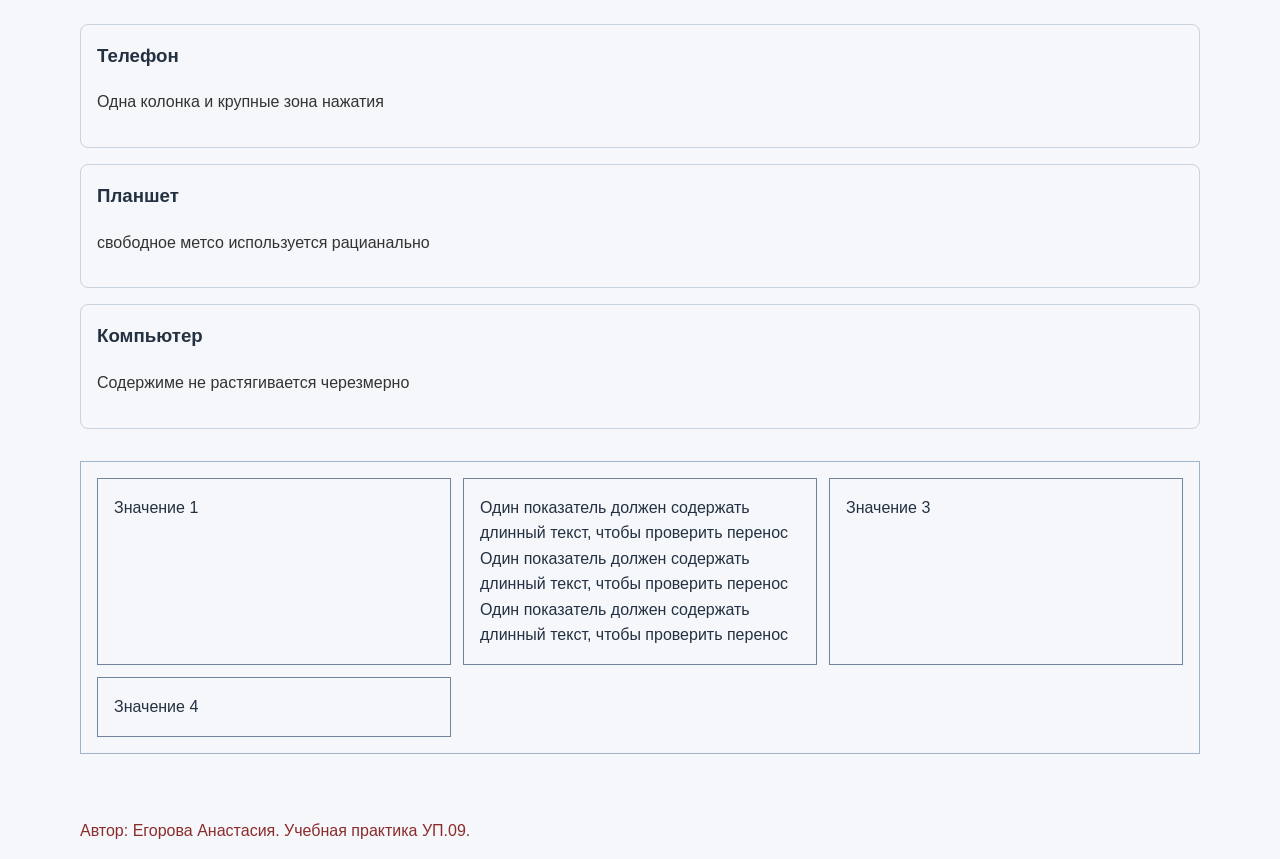
<file: about-me/responsive-lab.html>
<!DOCTYPE html>
<html lang="ru">
  <head>
    <meta charset="UTF-8" />
    <meta name="viewport" content="width=device-width, initial-scale=1.0" />
    <title>Обо мне - Егорова анастасия</title>
  </head>
  <body>
    <header>
      <p>Учебный сайт студента ИС-2к-25</p>
      <nav aria-label="Главное меню" class="main-nav">
        <ul>
          <li><a href="index.html">Обо мне</a></li>
          <li><a href="hoddy.html">мои увлечения</a></li>
          <li><a href="colleg.html">мой коллежд</a></li>
          <li><a href="season.html">Сезон</a></li>
          <li><a href="samost.html">зима</a></li>
          <li><a href="schedule.html">Расписание</a></li>
          <li><a href="application.html">Заявка</a></li>
          <li><a href="club.html">Клуб Яричин</a></li>
          <li><a href="styles-chek.html">Стиль</a></li>
          <li><a href="flex-lab.html">Лаба</a></li>
          <li><a href="grid-lab.html">ЛАба Grid</a></li>
          <li><a href="catalog.html">Каталог</a></li>
          <li><a href="positiob-lab.html">позицианирование</a></li>
          <li><a href="responsive-lab.html">Адаптивность</a></li>
        </ul>
      </nav>
      <link rel="stylesheet" href="style.css">
    </header>

    <main class="page-container">
        <h1>Лабаротраня Адаптивности</h1>
        <section class="responsive-hero">
            <div>
                <h2>Сайт для любого жкрана</h2>
                <p>Размер окна меняется, а содержание остается удобным</p>
                <a class="button" href="#features">Посмотреть возможность</a>
            </div>
            <img src="photo/ава.webp" alt="Рабочее место">
        </section>

        <section id="features">
            <h2>возможность</h2>
            <div class="feature-grid">
                <article><h3>Телефон</h3><p>Одна колонка и крупные зона нажатия</p></article>
                <article><h3>Планшет</h3><p>свободное метсо используется рацианально</p></article>
                <article><h3>Компьютер</h3><p>Содержиме не растягивается черезмерно</p></article>
            </div>
        </section>

        <section class="adaptive-stats">
            <div class="stat-item" data-label="Показатель 1">Значение 1</div>
            <div class="stat-item" data-label="Показатель 2">Один показатель должен содержать длинный текст, чтобы проверить перенос Один показатель должен содержать длинный текст, чтобы проверить перенос Один показатель должен содержать длинный текст, чтобы проверить перенос</div>
            <div class="stat-item">Значение 3</div>
            <div class="stat-item">Значение 4</div>
        </section>
    </main>

    <footer class="page-footer">
        <p>Автор: Егорова Анастасия. Учебная практика УП.09.</p>
    </footer>

    </body>
</html>
</file>
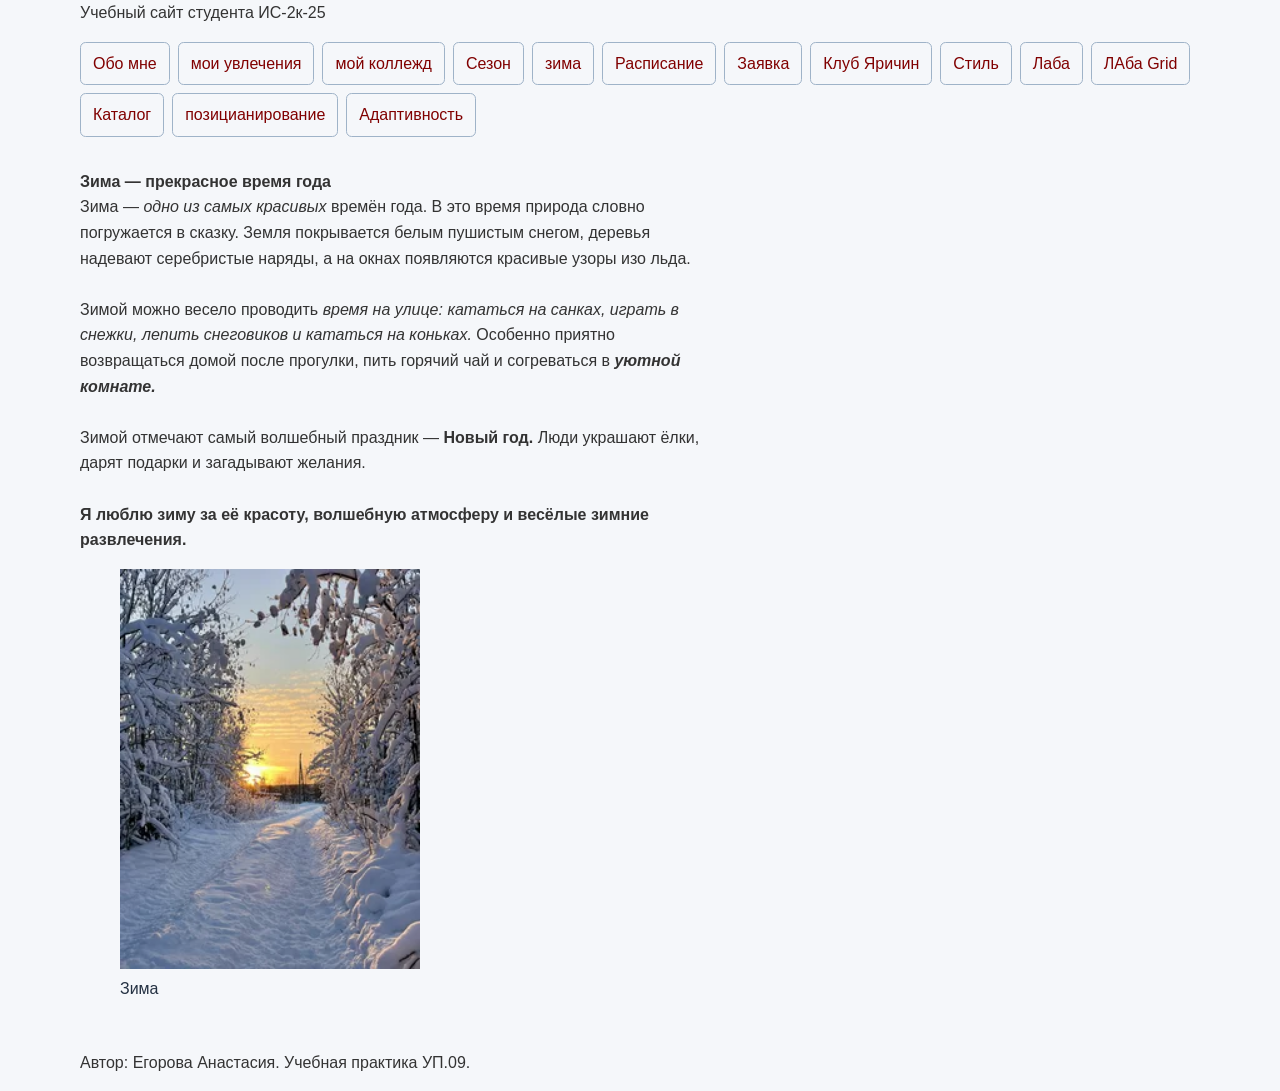
<file: about-me/samost.html>
<!DOCTYPE html>
<html lang="ru">
  <head>
    <meta charset="UTF-8" />
    <meta name="viewport" content="width=device-width, initial-scale=1.0" />
    <title>Зима</title>
  </head>
  <body>
    <header>
      <p>Учебный сайт студента ИС-2к-25</p>
      <nav aria-label="Главное меню" class="main-nav">
        <ul>
          <li><a href="index.html">Обо мне</a></li>
          <li><a href="hoddy.html">мои увлечения</a></li>
          <li><a href="colleg.html">мой коллежд</a></li>
          <li><a href="season.html">Сезон</a></li>
          <li><a href="samost.html">зима</a></li>
          <li><a href="schedule.html">Расписание</a></li>
          <li><a href="application.html">Заявка</a></li>
          <li><a href="club.html">Клуб Яричин</a></li>
          <li><a href="styles-chek.html">Стиль</a></li>
          <li><a href="flex-lab.html">Лаба</a></li>
          <li><a href="grid-lab.html">ЛАба Grid</a></li>
          <li><a href="catalog.html">Каталог</a></li>
          <li><a href="positiob-lab.html">позицианирование</a></li>
          <li><a href="responsive-lab.html">Адаптивность</a></li>

        </ul>
      </nav>
      <link rel="stylesheet" href="style.css">
    </header>

    <main>
      <p>
        <strong>Зима — прекрасное время года</strong><br />

        Зима — <em>одно из самых красивых</em> времён года. В это время природа
        словно погружается в сказку. Земля покрывается белым пушистым снегом,
        деревья надевают серебристые наряды, а на окнах появляются красивые
        узоры изо льда.<br /><br />

        Зимой можно весело проводить
        <em
          >время на улице: кататься на санках, играть в снежки, лепить
          снеговиков и кататься на коньках.
        </em>
        Особенно приятно возвращаться домой после прогулки, пить горячий чай и
        согреваться в <strong><em>уютной комнате.</em></strong
        ><br />
        <br />
        Зимой отмечают самый волшебный праздник —
        <strong>Новый год. </strong> Люди украшают ёлки, дарят подарки и
        загадывают желания.<br /><br />
        <strong
          >Я люблю зиму за её красоту, волшебную атмосферу и весёлые зимние
          развлечения.</strong
        >
      </p>

      <figure>
        <img src="photo/зима.webp" alt="холодное вермя года" width="300" />
        <figcaption>Зима</figcaption>
      </figure>
    </main>

    <footer>
      <p>Автор: Егорова Анастасия. Учебная практика УП.09.</p>
    </footer>
  </body>
</html>
</file>
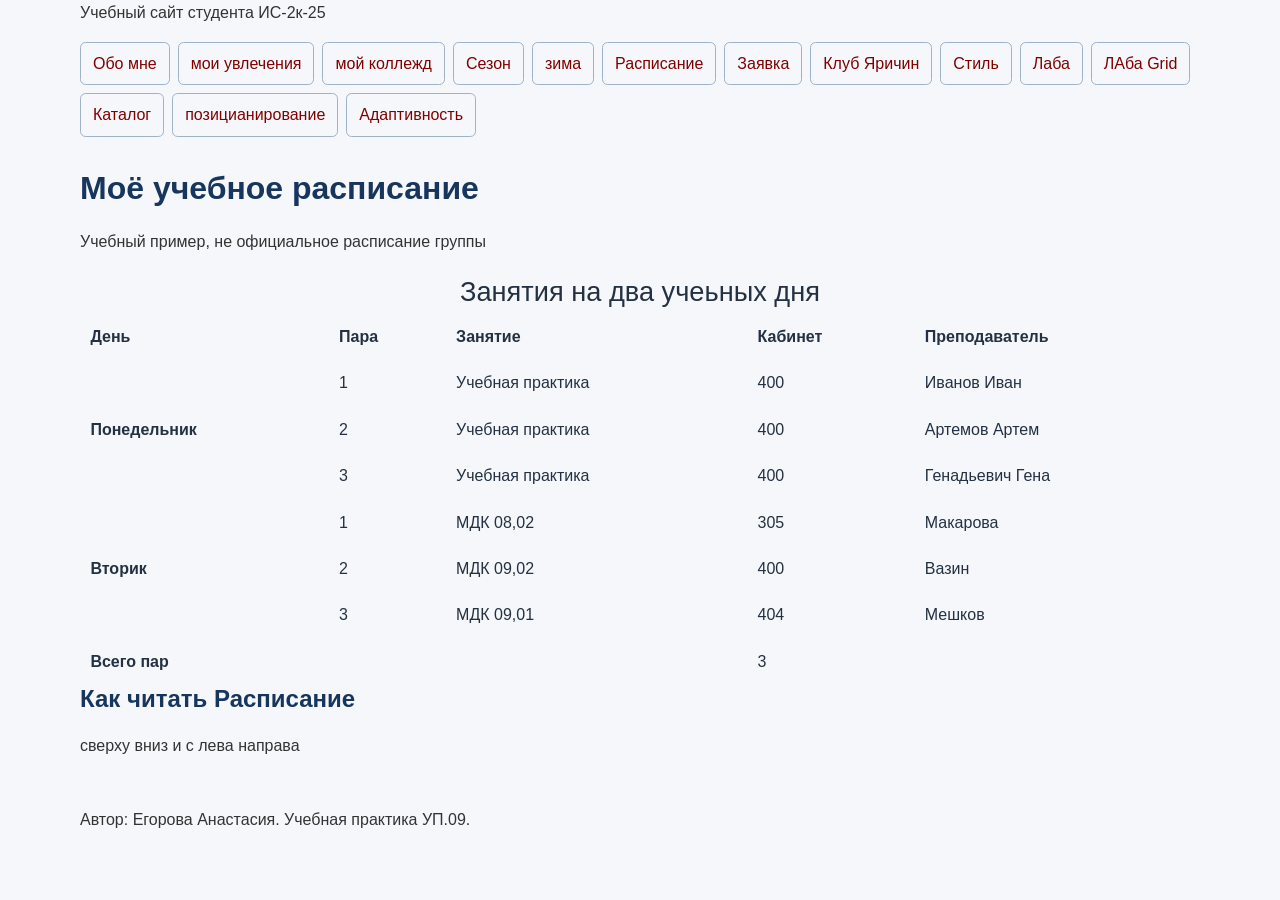
<file: about-me/schedule.html>
<!DOCTYPE html>
<html lang="ru">
  <head>
    <meta charset="UTF-8" />
    <meta name="viewport" content="width=device-width, initial-scale=1.0" />
    <title>РАсписансие Егорова Анастасия</title>
  </head>
  <body>
    <header>
      <p>Учебный сайт студента ИС-2к-25</p>
      <nav aria-label="Главное меню" class="main-nav">
        <ul>
          <li><a href="index.html">Обо мне</a></li>
          <li><a href="hoddy.html">мои увлечения</a></li>
          <li><a href="colleg.html">мой коллежд</a></li>
          <li><a href="season.html">Сезон</a></li>
          <li><a href="samost.html">зима</a></li>
          <li><a href="schedule.html">Расписание</a></li>
          <li><a href="application.html">Заявка</a></li>
          <li><a href="club.html">Клуб Яричин</a></li>
          <li><a href="styles-chek.html">Стиль</a></li>
          <li><a href="flex-lab.html">Лаба</a></li>
          <li><a href="grid-lab.html">ЛАба Grid</a></li>
          <li><a href="catalog.html">Каталог</a></li>
          <li><a href="positiob-lab.html">позицианирование</a></li>
          <li><a href="responsive-lab.html">Адаптивность</a></li>

        </ul>
      </nav>
      <link rel="stylesheet" href="style.css">
    </header>

    <main>
      <h1>Моё учебное расписание</h1>
      <p>Учебный пример, не официальное расписание группы</p>
      <table>
        <caption>
          Занятия на два учеьных дня
        </caption>
        <thead>
          <tr>
            <th scope="col">День</th>
            <th scope="col">Пара</th>
            <th scope="col">Занятие</th>
            <th scope="col">Кабинет</th>
            <th scope="col">Преподаватель</th>
          </tr>
        </thead>

        <tbody>
          <tr>
            <th rowspan="3" scope="rowgroup">Понедельник</th>
            <td>1</td>
            <td>Учебная практика</td>
            <td>400</td>
            <td>Иванов Иван</td>
          </tr>
          <tr>
            <td>2</td>
            <td>Учебная практика</td>
            <td>400</td>
            <td>Артемов Артем</td>
          </tr>
          <tr>
            <td>3</td>
            <td>Учебная практика</td>
            <td>400</td>
            <td>Генадьевич Гена</td>
          </tr>
        </tbody>

        <tbody>
          <tr>
            <th rowspan="3" scope="rowgroup">Вторик</th>
            <td>1</td>
            <td>МДК 08,02</td>
            <td>305</td>
            <td>Макарова</td>
          </tr>
          <tr>
            <td>2</td>
            <td>МДК 09,02</td>
            <td>400</td>
            <td>Вазин</td>
          </tr>
          <tr>
            <td>3</td>
            <td>МДК 09,01</td>
            <td>404</td>
            <td>Мешков</td>
          </tr>
        </tbody>
        <tfoot>
          <tr>
            <th colspan="3" scope="row">Всего пар</th>
            <td>3</td>
          </tr>
        </tfoot>
      </table>

      <h2>Как читать Расписание</h2>
      <p>сверху вниз и с лева направа</p>
    </main>

    <footer>
      <p>Автор: Егорова Анастасия. Учебная практика УП.09.</p>
    </footer>
  </body>
</html>
</file>
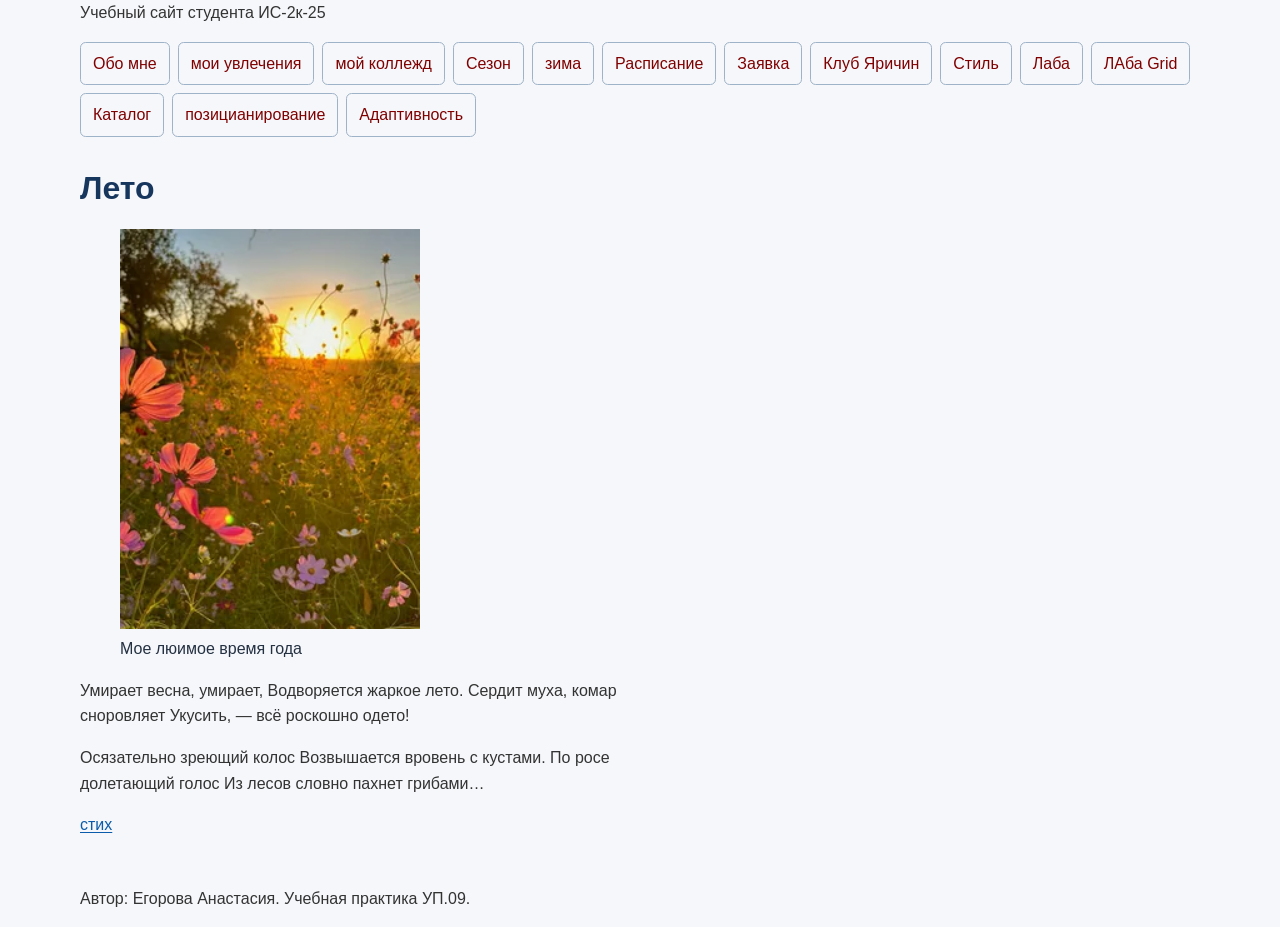
<file: about-me/season.html>
<!DOCTYPE html>
<html lang="ru">
  <head>
    <meta charset="UTF-8" />
    <meta name="viewport" content="width=device-width, initial-scale=1.0" />
    <title>Сезоны</title>
  </head>
  <body>
    <header>
      <p>Учебный сайт студента ИС-2к-25</p>
      <nav aria-label="Главное меню" class="main-nav">
        <ul>
          <li><a href="index.html">Обо мне</a></li>
          <li><a href="hoddy.html">мои увлечения</a></li>
          <li><a href="colleg.html">мой коллежд</a></li>
          <li><a href="season.html">Сезон</a></li>
          <li><a href="samost.html">зима</a></li>
          <li><a href="schedule.html">Расписание</a></li>
          <li><a href="application.html">Заявка</a></li>
          <li><a href="club.html">Клуб Яричин</a></li>
          <li><a href="styles-chek.html">Стиль</a></li>
          <li><a href="flex-lab.html">Лаба</a></li>
          <li><a href="grid-lab.html">ЛАба Grid</a></li>
          <li><a href="catalog.html">Каталог</a></li>
          <li><a href="positiob-lab.html">позицианирование</a></li>
          <li><a href="responsive-lab.html">Адаптивность</a></li>

        </ul>
      </nav>
      <link rel="stylesheet" href="style.css">
    </header>

    <main>
      <h1>Лето</h1>
      <figure>
        <img src="photo/лето.webp" alt="Это лето" width="300" />
        <figcaption>Мое люимое время года</figcaption>
      </figure>

      <p>
        Умирает весна, умирает, Водворяется жаркое лето. Сердит муха, комар
        сноровляет Укусить, — всё роскошно одето!
      </p>

      <p>
        Осязательно зреющий колос Возвышается вровень с кустами. По росе
        долетающий голос Из лесов словно пахнет грибами…
      </p>

      <p>
        <a
          href="https://www.culture.ru/poems/39582/leto?ysclid=mwvum6hx1z160078547"
          target="_blank"
          >стих</a
        >
      </p>
    </main>

    <footer>
      <p>Автор: Егорова Анастасия. Учебная практика УП.09.</p>
    </footer>
  </body>
</html>
</file>
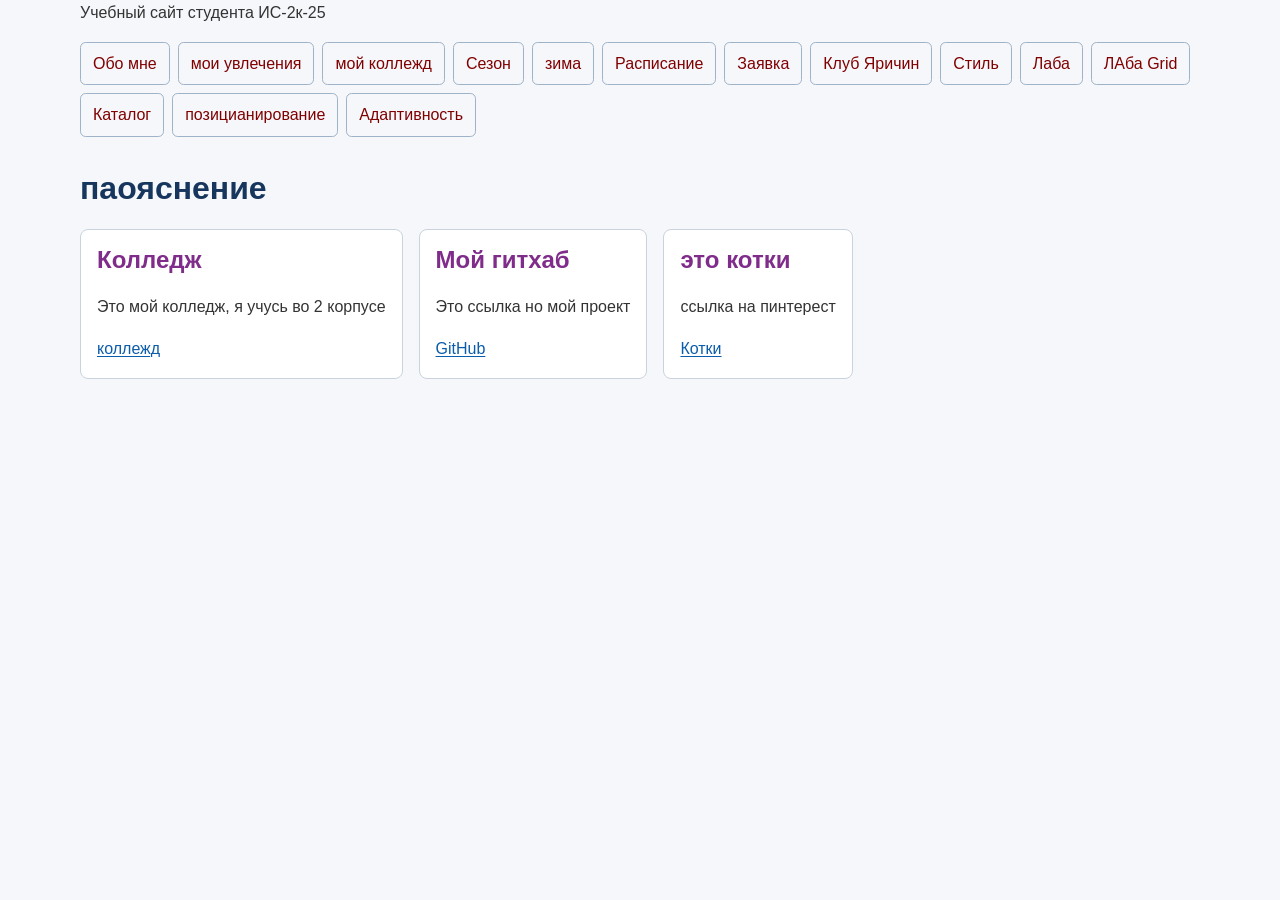
<file: about-me/styles-chek.html>
<!DOCTYPE html>
<html lang="ru">
<head>
    <meta charset="UTF-8">
    <meta name="viewport" content="width=device-width, initial-scale=1.0">
    <title>Document</title>
</head>
<body>
    <header>
        <p>Учебный сайт студента ИС-2к-25</p>
        <nav aria-label="Главное меню" class="main-nav">
          <ul>
            <li><a href="index.html">Обо мне</a></li>
            <li><a href="hoddy.html">мои увлечения</a></li>
            <li><a href="colleg.html">мой коллежд</a></li>
            <li><a href="season.html">Сезон</a></li>
            <li><a href="samost.html">зима</a></li>
            <li><a href="schedule.html">Расписание</a></li>
            <li><a href="application.html">Заявка</a></li>
            <li><a href="club.html">Клуб Яричин</a></li>
            <li><a href="styles-chek.html">Стиль</a></li>
            <li><a href="flex-lab.html">Лаба</a></li>
            <li><a href="grid-lab.html">ЛАба Grid</a></li>
            <li><a href="catalog.html">Каталог</a></li>
            <li><a href="positiob-lab.html">позицианирование</a></li>
            <li><a href="responsive-lab.html">Адаптивность</a></li>

          </ul>
        </nav>
        <link rel="stylesheet" href="style.css">
      </header>


      <main>
        <h1>паояснение</h1>

        <div class="card-list">
        <article class="card">
            <h2 class="text2">Колледж</h2>
            <p>Это мой колледж, я учусь во 2 корпусе</p>
            <a
            href="https://chetk.info/studentam/raspisaniya/?ysclid=mwvsa35b4y417512192"
            target="_blank">
            коллежд
            </a>
        </article>

        <article class="card">
            <h2 class="text2">Мой гитхаб</h2>
            <p>Это ссылка но мой проект</p>
            <a
            href="https://github.com/ta0-Yan-9/practica3/tree/main/about-me"
            target="_blank">
            GitHub
            </a>
        </article>

        <article class="card">
            <h2 class="text2">это котки</h2>
            <p>ссылка на пинтерест</p>
            <a
            href="https://ru.pinterest.com/ideas/%D0%BC%D0%B8%D0%BB%D1%8B%D0%B5-%D0%BA%D0%BE%D1%82%D0%B8%D0%BA%D0%B8/910395214137/"
            target="_blank">
            Котки
            </a>
        </article>
    </div>

      </main>
</body>
</html>
</file>
<file: about-me/style.css>
/* Палитра: 
фон #f5f7fa, 
текст #243142, 
заголовки #17365d, 
ссылки #0b5cab, 
акцент #8a2c2c */ 

html{
    font-size: 16px;
}

body{
    min-height: 10vh;
    display: flex;
    flex-direction: column;
    font-family: Arial, Helvetica, sans-serif;
    font-size: 1rem;
    line-height: 1.6;
    color: #243142;
    background-color: #f5f7fa;
    margin: 0;
}

header, main, footer {
    width: min(100% - 2rem, 70rem);
    margin-inline: auto;
}

main {
    padding-block: 2rem;
    flex: 1;
}

section {
    margin-block: 2rem;
}

h1, h2, h3, p, ul, ol, figure{
    margin-top: 0;
}

h1 {
    font-size: 2rem;
    line-height: 1.2;
    color: #17365d;
}

h2{
    font-size: 1.5rem;
    line-height: 1.2;
    color: #17365d
}

p, li {
    max-width: 70ch;
    color: #333333;
}

.site-note {
    font-style: italic;
}

#top {
    letter-spacing: 0.03em;
}

nav a {
    color: #0b5cab;
}

nav a:hover{
    color: #8a2c2c;
}

main.nav a {
    color: #0b5cab;
}

.page-footer{
    color: #8a2c2c;
    min-width: 0.9rem;
}

.page-footer p {
    color: #8a2c2c;
}

.external-link {
    color: #2c8a4b;
}

a {
    color: #0b5cab;
    text-decoration-thickness: 0.08em;
    text-underline-offset: 0.15em;
}

a:visited{ color: #5c3f8c;}
a:hover{ 
    color: #8a2c2c; 
    background-color: #e1edf5;
}
a:focus-visible {
    outline: 3px solid #d08a00;
    outline-offset: 3px;
}

.main-nav ul{
    display: flex;
    flex-wrap: wrap;
    gap: 0.5rem;
    padding: 0;
    margin: 0;
    list-style: none;
}

.main-nav a { 
    color: rgb(128, 0, 0); 
    display: inline-block;
    padding: 0.5rem 0.75rem;
    border: 1px solid #9fb3c8;
    border-radius: 0.35rem;
    text-decoration: none;
}

.card {
    padding: 1rem;
    border: 1px solid #c9d3dd;
    border-radius:  0.5rem;
    background-color: #ffffff;
}

.main-nav a:focus {
    outline: 2px solid #0073ff;
    outline-offset: 3px;
}

.text1 {
    color: #8a2c2c;
}

.text2{
    color: #7f2c8a;
}

.lead {
    font-size:  1.125rem;
}

caption{
    font-size: 1.7em;
    color: #243142;
}

legend{
    color: #8a2c2c;
    font-size: 1em;
}

figcaption{
    font-size: 1em;
}

table {
    width: 100%;
    border-collapse: collapse;
}

th, td {
    padding: 0.65rem;
    border: 1 px solid #aebdca;
    text-align: left;
}

input, select, textarea, button {
    font: inherit;
}

input, select, textarea{
    width: 100%;
    max-width: 32rem;
    padding: 0.55rem;
    border: 1 px solid #7d8d9c;
}

button{
    padding: 0.6rem 1rem;
    cursor: pointer;
}

input[type="radio"], 
input[type="checkbox"] { 
width: auto; 
} 

.card-list {
    display: flex;
    flex-wrap: nowrap;
    gap: 1rem;
    flex: 1.15rem;
}




.flex-demo {
    display: flex; 
    flex-direction: row; 
    flex-wrap: wrap;
    min-height: 10rem; 
    gap: 0.75rem; 
    padding: 1rem; 
    border: 1px solid #9fb3c8; 
}

.flex-item {
    flex: 1 1 10rem;
    padding:  0.75rem;
    border: 1px solid #6f8498;
    background-color: #eef4f8;
}


.actions {
    display: flex;
    justify-content: space-between;
    align-items: center;
    flex-wrap: wrap;
    gap: 1rem;
    padding: 1rem;
    border: 1px solid #9fb3c8;
    background-color: #f7fafc;
}

.actions-status {
    margin: 0;
}

.actions-buttons {
    display: flex;
    flex-wrap: wrap;
    gap: 0.5rem;
}

.button-link,
.actions button{
    display: inline-block;
    padding: 0.6rem 1rem;
    border: 1px solid #6f8498;
    border-radius: 0.35rem;
    background-color: #eef4f8;
    color: #17365d;
    font: inherit;
    text-decoration: none;
    cursor: pointer;
}


.profile-row{
    display: inline-block;
    align-items: center;
    flex-wrap: wrap;
    gap: 1rem;
    padding:1rem;
    border: 1px solid #6f8498;
    border-radius: 0.5rem;

}

.profile-avatar{
    width: 8rem;
    max-width: 100%;
    height: auto;
    border-radius: 0.5rem;
}

.profile-text{
    flex: 1 1 16rem;
}

.profile-text h3{
    margin-top: 0;
}

.profile-link {
    display: inline-block;
    padding: 0.6rem 1rem;
    border: 1px solid #6f8498;
    border-radius: 0.35rem;
}


/*-----------------------------------------------------------*/
/* grid lab*/

.grid-demo {
    display: grid;
    grid-template-columns: repeat(3, 1fr);
    gap: 0.75rem;
    padding: 1rem;
    border: 1px solid #9fb3c8;
}

.grid-item {
    padding: 1rem;
    border: 1px solid #6f8498;
}

.grid-item-total {
    grid-column: span 3;
}

.area-demo{
    display: grid;
    grid-template-columns: 2fr 1fr;
    grid-template-areas: 
        "head head"
        "main side";
    gap: 1rem;
}
.area-head{grid-area: head;}
.area-main{grid-area: main;}
.area-side{grid-area: side;}

/*----------------------------------------------------------*/
/*capalog*/

.catalog-grid {
    display: grid;
    grid-template-columns:
        repeat(auto-fit, minmax(14rem, 1fr));
    gap: 1rem;
}

.product-card {
    display: flex;
    flex-direction: column;

    min-width: 0;
    padding: 1rem;

    border: 1px solid #c9d3dd;
    border-radius: 0.5rem;

    background-color: #ffffff;
}

.product-card img{
    width: 100%;
    max-width: 100%;
    height: auto;

    margin-bottom: 1rem;

    border-radius: 0.35rem;
}

.product-card h2{
    margin-top: 0;
    margin-bottom: 0.75rem;
}

.product-card p{
    margin-bottom: 0.75rem;
}

.product-card ul{
    margin-bottom: 1rem;
    padding-left: 1.25rem;
}

/*===========================================================*/
/*positiob-lab*/

.position-box{
    position: relative;
    max-width: 32rem;
    padding: 2.5rem 1rem 1rem;
    border: 1px solid #9fb3c8;
    border-radius: 0.5rem;
    background-color: #ffffff;
}

.badge {
    position: absolute;
    top: 0.5rem;
    right: 0.5rem;
    padding: 0.25rem 0.5rem;
    border-radius: 0.25rem;
    color: #ffffff;
    background-color: #8a2c2c;
    font-size: 0.85rem;
    font-weight: 700;
}

.page-tools {
    position: sticky;
    top:0;
    z-index: 10;
    display: flex;
    flex-wrap: wrap;
    gap: 0.5rem;
    margin-block: 1rem;
    padding: 0.75rem;
    border: 1px solid #6f8498;
    background-color: #f5f7fa;
}

.page-tools a {
    display: inline-block;
    padding: 0.35rem 0.6rem;
}

.product-card{
    position: relative;
    padding-top: 3rem;
}

.card-badge{
    position: absolute;
    top: 0.75rem;
    right: 0.75rem;
    padding: 0.25rem 0.5rem;
    border-radius: 0.25rem;
    color: #ffffff;
    background-color: #8a2c2c;
    font-size: 0.8rem;
    font-weight: 700;
}

.back-to-top { 
    margin-top: 2rem; 
    text-align: right; 
  } 
   
  .back-to-top a { 
    display: inline-block; 
    padding: 0.5rem 0.75rem; 
  }


  /*=============================================*/
  /*19 пара*/

  *, * ::before, *::after {box-sizing: border-box;}

  img{max-width: 100%; height: auto;}

  .page-container {
    width: min(100% - 2rem, 70rem);
    margin-inline: auto;
  }

  .responsive-hero {
    display: grid;
    gap: 1.25rem;
    align-items: center;
    padding-block: 1.5rem;
  }

  .responsive-hero img {
    width: 100%;
    border-radius: 0.75rem;
  }

  .feature-grid{
    display: grid;
    gap: 1rem;
  }

  .feature-grid article{
    min-width: 0;
    padding: 1rem;
    border: 1px solid #c9d3dd;
    border-radius: 0.5rem;
  }

  @media (min-wigdth: 48rem) {
    .responsive-hero {
        grid-template-columns: 1.2fr 1fr;
    }

    .feature-grid{
        grid-template-columns: repeat(2, 1fr);
    }
  }

  .catalog-grid{
    display: grid;
    grid-template-columns: repeat(auto-fit, minmax(min(100%,15rem), 1fr));
    gap:1rem;
  }


.stat-item {
    padding: 1rem;
    border: 1px solid #6f8498;
}

.adaptive-stats {
    display: grid;
    grid-template-columns: repeat(3, 1fr);
    gap: 0.75rem;
    padding: 1rem;
    border: 1px solid #9fb3c8;
}
</file>
